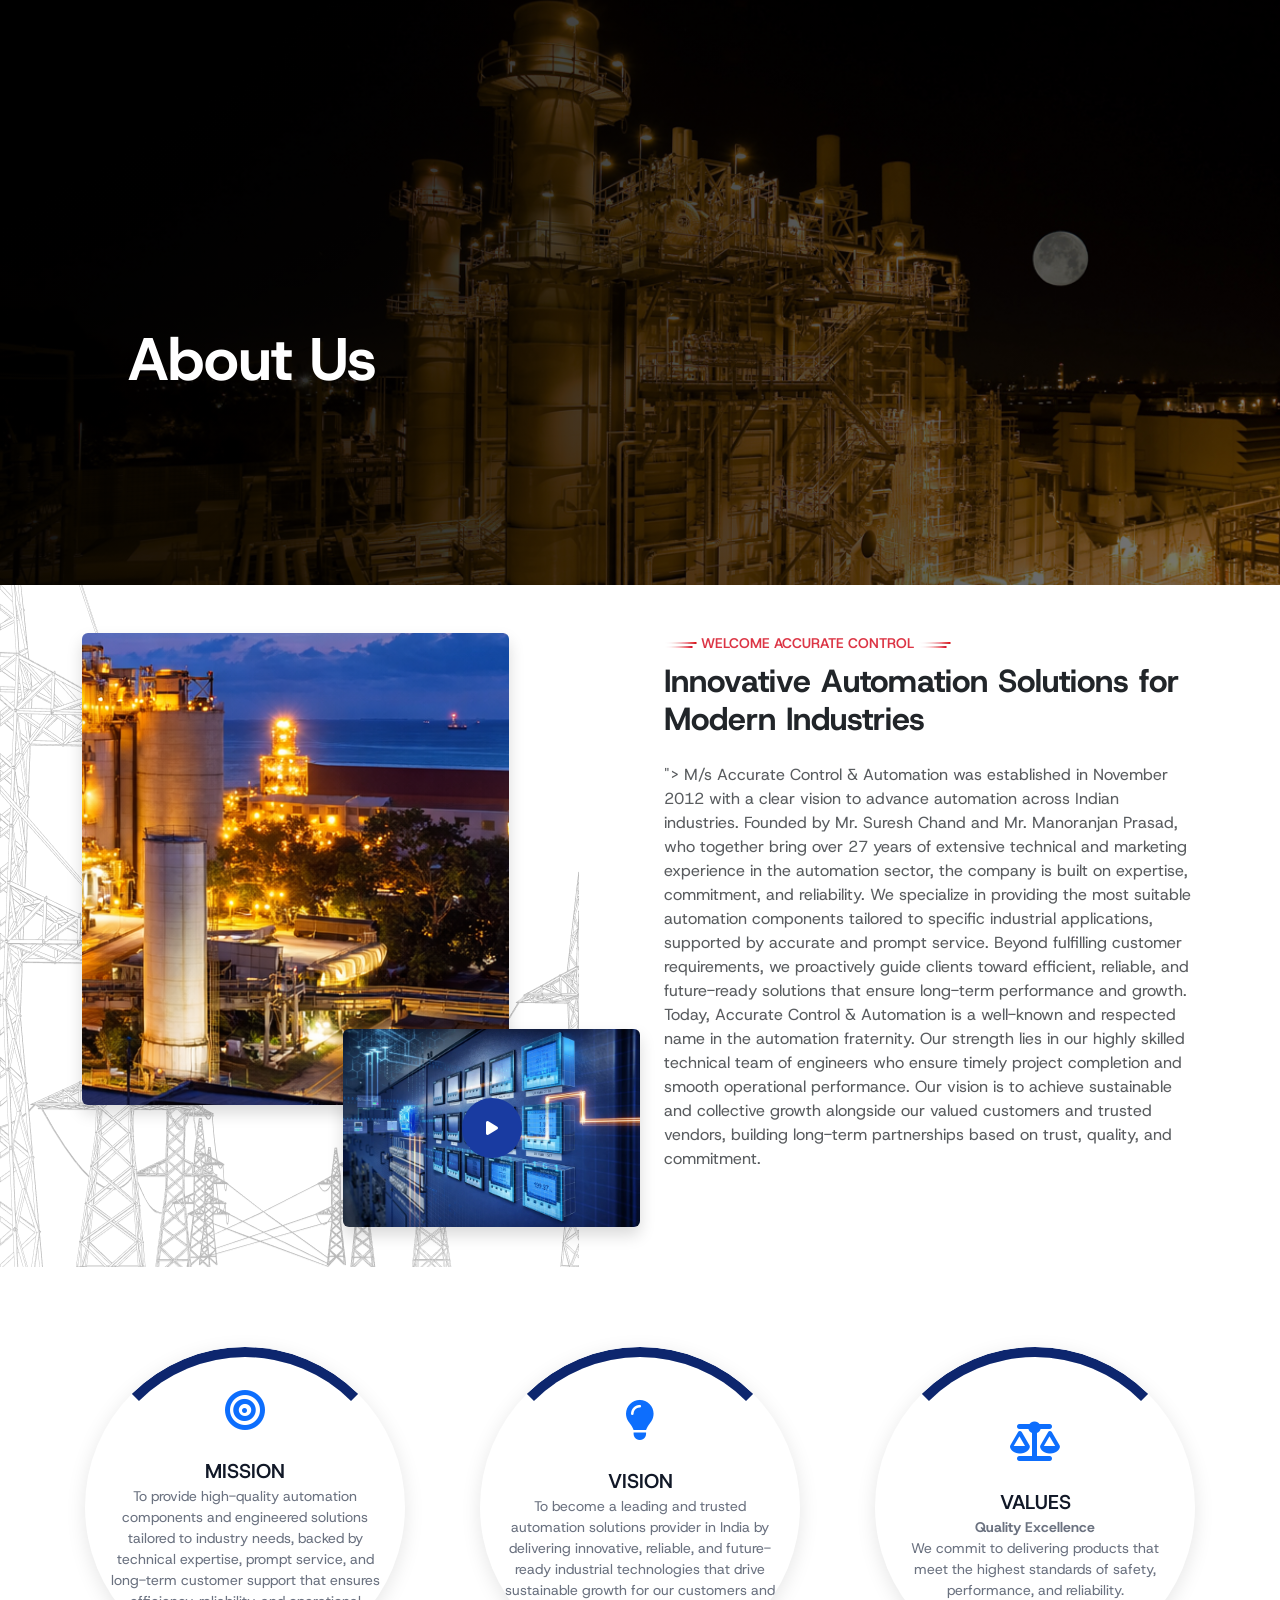
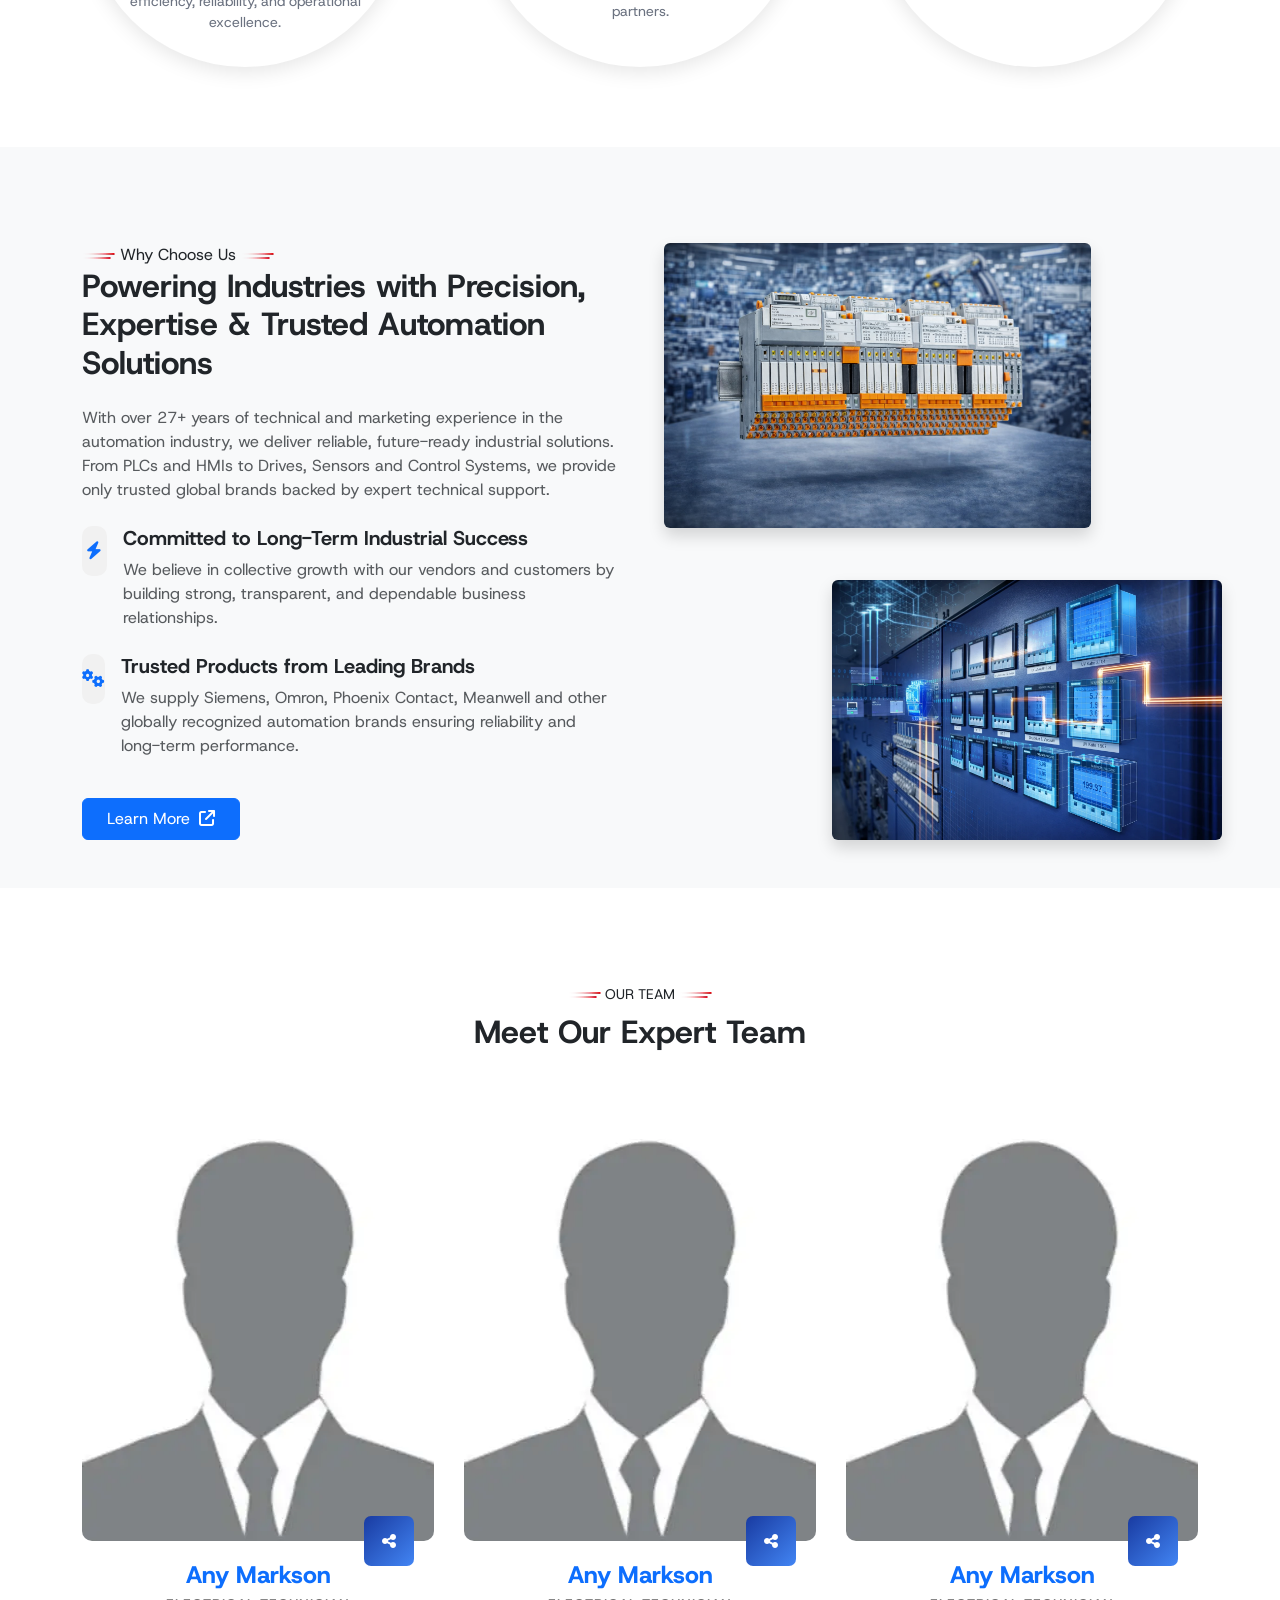
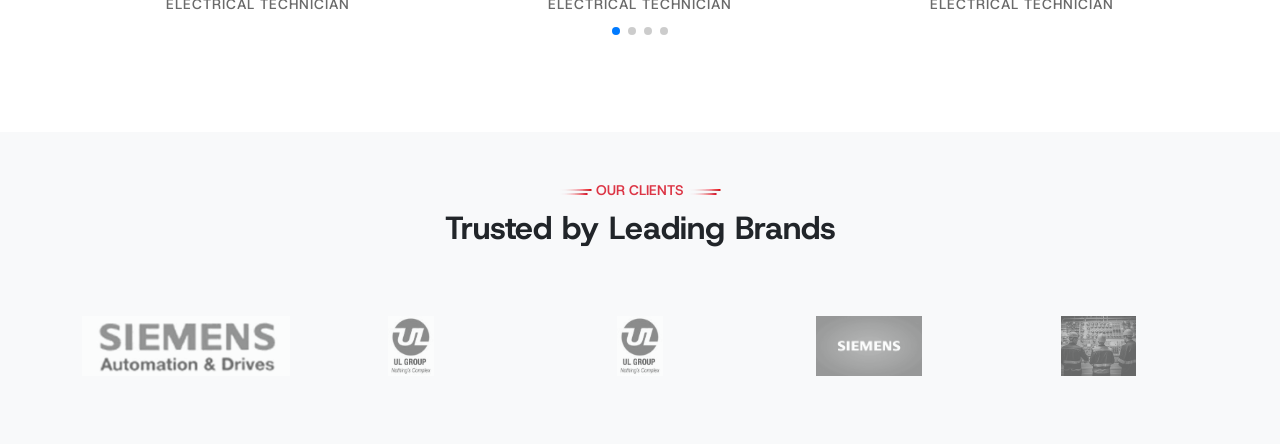
<file: aboutus.html>
<!doctype html>
<html lang="en">

<head>
  <!-- Required meta tags -->
  <meta charset="utf-8">
  <meta name="viewport" content="width=device-width, initial-scale=1">
  <link rel="icon" type="image/png" sizes="32x32" href="images/final-logo.png">

  <!-- Bootstrap CSS -->
  <link href="https://cdn.jsdelivr.net/npm/bootstrap@5.0.2/dist/css/bootstrap.min.css" rel="stylesheet"
    integrity="sha384-EVSTQN3/azprG1Anm3QDgpJLIm9Nao0Yz1ztcQTwFspd3yD65VohhpuuCOmLASjC" crossorigin="anonymous">
  <link rel="stylesheet" href="style.css">
  <link rel="stylesheet" href="https://cdnjs.cloudflare.com/ajax/libs/font-awesome/6.5.0/css/all.min.css">
  <link href="https://fonts.googleapis.com/css2?family=Host+Grotesk:wght@300;400;500;600;700;800&display=swap"
    rel="stylesheet">
  <link rel="stylesheet" href="https://cdn.jsdelivr.net/npm/swiper@11/swiper-bundle.min.css" />
  <link href="https://unpkg.com/aos@2.3.4/dist/aos.css" rel="stylesheet">


  <title>About Us</title>
</head>

<body>
  <!-- Header section================================== -->
  <div id="header"></div>

  <!-- hero section=========================================== -->
  <section class="about-hero">

    <div class="slide active" style="background-image:url('/images/banner1.jpg');"></div>

    <div class="hero-content">
      <h1>About Us</h1>

  </section>

  <!-- about section================================= -->
  <section class="about-section py-5 ">
    <div class="container pb-4">
      <div class="row  g-5">

        <!-- LEFT SIDE IMAGES -->
        <div class="col-lg-6 col-md-6 col-sm-12 position-relative ">

          <img src="/images/cement.png" class="img-fluid rounded shadow main-img" alt="">

          <!-- Small Overlapping Image -->
          <div class="small-img-wrapper">
            <img src="/images/ss.webp" class="img-fluid rounded shadow" alt="">

            <div class="play-btn">
              <i class="fa-solid fa-play"></i>
            </div>
          </div>

        </div>

        <!-- RIGHT SIDE CONTENT -->
        <div class="col-lg-6 col-md-6 col-sm-12">

          <p class="text-danger fw-semibold text-uppercase small mb-2">
            <img src="/images/elements5.webp"> Welcome Accurate Control <img src="/images/elements5.webp">
          </p>

          <h2 class="fw-bold mb-4">
            Innovative Automation Solutions for Modern Industries
          </h2>

          <p class="text-muted mb-4"> ">
            M/s Accurate Control & Automation was established in November 2012 with a clear vision to advance automation
            across Indian industries. Founded by Mr. Suresh Chand and Mr. Manoranjan Prasad, who together bring over 27
            years of extensive technical and marketing experience in the automation sector, the company is built on
            expertise, commitment, and reliability.

            We specialize in providing the most suitable automation components tailored to specific industrial
            applications, supported by accurate and prompt service. Beyond fulfilling customer requirements, we
            proactively guide clients toward efficient, reliable, and future-ready solutions that ensure long-term
            performance and growth.

            Today, Accurate Control & Automation is a well-known and respected name in the automation fraternity. Our
            strength lies in our highly skilled technical team of engineers who ensure timely project completion and
            smooth operational performance.

            Our vision is to achieve sustainable and collective growth alongside our valued customers and trusted
            vendors, building long-term partnerships based on trust, quality, and commitment.
          </p>




        </div>
      </div>
    </div>
  </section>
  <!-- vision mission============================== -->
  <section class="mission-section ">
    <div class="maincontainer">

      <!-- Mission -->
      <div class="circle-box mission-box">
        <div class="icon">
          <i class="fa-solid fa-bullseye"></i>
        </div>
        <div class="title">MISSION</div>
        <div class="text">
          To provide high-quality automation components and engineered solutions tailored to industry needs, backed by
          technical expertise, prompt service, and long-term customer support that ensures efficiency, reliability, and
          operational excellence.
        </div>
      </div>

      <!-- Vision -->
      <div class="circle-box vision-box">
        <div class="icon">
          <i class="fa-solid fa-lightbulb"></i>
        </div>
        <div class="title">VISION</div>
        <div class="text">
          To become a leading and trusted automation solutions provider in India by delivering innovative, reliable, and
          future-ready industrial technologies that drive sustainable growth for our customers and partners.
        </div>
      </div>

      <!-- Values -->
      <div class="circle-box values-box">
        <div class="icon">
          <i class="fa-solid fa-scale-balanced"></i>
        </div>
        <div class="title">VALUES</div>
        <div class="text">
          <strong>Quality Excellence</strong><br>
          We commit to delivering products that meet the highest standards of
          safety, performance, and reliability.
        </div>
      </div>

    </div>
  </section>
  <!-- why choose us========================================== -->

  <section class="why-section py-5">
    <div class="container">
      <div class="row pt-5 g-5">

        <!-- LEFT CONTENT -->
        <div class="col-lg-6 col-md-6 col-sm-12" data-aos="fade-right">

          <img src="/images/elements5.webp"> Why Choose Us <img src="/images/elements5.webp">

          <h2 class="fw-bold mb-4">
            Powering Industries with Precision, Expertise & Trusted Automation Solutions
          </h2>

          <p class="text-muted mb-4">
            With over 27+ years of technical and marketing experience in the automation industry, we deliver reliable,
            future-ready industrial solutions. From PLCs and HMIs to Drives, Sensors and Control Systems, we provide
            only trusted global brands backed by expert technical support.
          </p>

          <!-- Feature 1 -->
          <div class="d-flex mb-4" data-aos="fade-up">
            <div class="feature-icon me-3">
              <i class="fa-solid fa-bolt"></i>
            </div>
            <div>
              <h5 class="fw-bold">Committed to Long-Term Industrial Success</h5>
              <p class="text-muted mb-0">
                We believe in collective growth with our vendors and customers by building strong, transparent, and
                dependable business relationships.
              </p>
            </div>
          </div>

          <!-- Feature 2 -->
          <div class="d-flex mb-4" data-aos="fade-up" data-aos-delay="200">
            <div class="feature-icon me-3">
              <i class="fa-solid fa-gears"></i>
            </div>
            <div>
              <h5 class="fw-bold">Trusted Products from Leading Brands</h5>
              <p class="text-muted mb-0">
                We supply Siemens, Omron, Phoenix Contact, Meanwell and other globally recognized automation brands
                ensuring reliability and long-term performance.
              </p>
            </div>
          </div>

          <a href="#" class="btn btn-primary px-4 py-2 mt-3">
            Learn More <i class="fa-solid fa-arrow-up-right-from-square ms-1"></i>
          </a>

        </div>

        <!-- RIGHT IMAGES -->
        <div class="col-lg-6 col-md-6 col-sm-12position-relative" data-aos="fade-left">

          <img src="/images/netw.png" class="img-fluid rounded main-img shadow" alt="">

          <img src="/images/ss.webp" class="img-fluid rounded shadow small-img" alt="">

        </div>

      </div>
    </div>
  </section>

  <!-- Team section start============================================= -->
  <section class="Team-section py-5">
    <div class="container text-center py-5">

      <p class="text-uppercase small mb-2">
        <img src="/images/elements5.webp"> Our team <img src="/images/elements5.webp">
      </p>

      <h2 class=" fw-bold mb-5">
        Meet Our Expert Team
      </h2>

      <div class="swiper TeamSwiper">
        <div class="swiper-wrapper">

          <!-- Slide 1 -->
          <div class="swiper-slide">
            <div class="team-main team-item">
              <div class="inner-box">
                <div class="image-box">
                  <div class="image">
                    <img loading="lazy" decoding="async"
                      src="./images/team1.webp"
                      width="380" height="442" alt="">
                  </div>
                  <ul class="social-links">
                    <li><a aria-label="facebook" href="#"><i class="fab fa-facebook"></i></a></li>
                    <li><a aria-label="twitter" href="#"><i class="fab fa-twitter"></i></a></li>
                    <li><a aria-label="instagram" href="#"><i class="fab fa-instagram"></i></a></li>
                  </ul>
                  <span class="share-icon fa fa-share-alt"></span>
                </div>
                <div class="info-box">
                  <h4 class="team-title">
                    <a href="#">
                      Any Markson </a>
                  </h4>
                  <div class="team-subtitle">
                    Electrical Technician</div>
                </div>
              </div>
            </div>
          </div>

          <!-- Slide 2 -->
          <div class="swiper-slide">
            <div class="team-main team-item">
              <div class="inner-box">
                <div class="image-box">
                  <div class="image">
                    <img loading="lazy" decoding="async"
                      src="./images/team1.webp"
                      width="380" height="442" alt="">
                  </div>
                  <ul class="social-links">
                    <li><a aria-label="facebook" href="#"><i class="fab fa-facebook"></i></a></li>
                    <li><a aria-label="twitter" href="#"><i class="fab fa-twitter"></i></a></li>
                    <li><a aria-label="instagram" href="#"><i class="fab fa-instagram"></i></a></li>
                  </ul>
                  <span class="share-icon fa fa-share-alt"></span>
                </div>
                <div class="info-box">
                  <h4 class="team-title">
                    <a href="#">
                      Any Markson </a>
                  </h4>
                  <div class="team-subtitle">
                    Electrical Technician</div>
                </div>
              </div>
            </div>
          </div>
          <!-- Slide 3 -->
          <div class="swiper-slide">
            <div class="team-main team-item">
              <div class="inner-box">
                <div class="image-box">
                  <div class="image">
                    <img loading="lazy" decoding="async"
                      src="./images/team1.webp"
                      width="380" height="442" alt="">
                  </div>
                  <ul class="social-links">
                    <li><a aria-label="facebook" href="#"><i class="fab fa-facebook"></i></a></li>
                    <li><a aria-label="twitter" href="#"><i class="fab fa-twitter"></i></a></li>
                    <li><a aria-label="instagram" href="#"><i class="fab fa-instagram"></i></a></li>
                  </ul>
                  <span class="share-icon fa fa-share-alt"></span>
                </div>
                <div class="info-box">
                  <h4 class="team-title">
                    <a href="#">
                      Any Markson </a>
                  </h4>
                  <div class="team-subtitle">
                    Electrical Technician</div>
                </div>
              </div>
            </div>
          </div>
          <!-- Slide 4 -->
          <div class="swiper-slide">
            <div class="team-main team-item">
              <div class="inner-box">
                <div class="image-box">
                  <div class="image">
                    <img loading="lazy" decoding="async"
                      src="./images/team1.webp"
                      width="380" height="442" alt="">
                  </div>
                  <ul class="social-links">
                    <li><a aria-label="facebook" href="#"><i class="fab fa-facebook"></i></a></li>
                    <li><a aria-label="twitter" href="#"><i class="fab fa-twitter"></i></a></li>
                    <li><a aria-label="instagram" href="#"><i class="fab fa-instagram"></i></a></li>
                  </ul>
                  <span class="share-icon fa fa-share-alt"></span>
                </div>
                <div class="info-box">
                  <h4 class="team-title">
                    <a href="#">
                      Any Markson </a>
                  </h4>
                  <div class="team-subtitle">
                    Electrical Technician</div>
                </div>
              </div>
            </div>
          </div>

          <!-- Add more slides if needed -->

        </div>

        <div class="swiper-pagination mt-4"></div>

      </div>

    </div>
  </section>

  <!-- clients============================================== -->
  <section class="client-section py-5">
    <div class="container text-center">

      <p class="text-danger fw-semibold text-uppercase small mb-2">
        <img src="/images/elements5.webp"> Our Clients <img src="/images/elements5.webp">
      </p>

      <h2 class="fw-bold mb-5">
        Trusted by Leading Brands
      </h2>

      <div class="swiper clientSwiper">
        <div class="swiper-wrapper">

          <div class="swiper-slide">
            <img src="images/Siemens_logo-6.jpg" class="client-logo" alt="Siemens">
          </div>

          <div class="swiper-slide">
            <img src="images/UL.jpg" class="client-logo" alt="UL">
          </div>

          <div class="swiper-slide">
            <img src="images/UL (1).jpg" class="client-logo" alt="UL">
          </div>

          <div class="swiper-slide">
            <img src="images/Siemens.webp" class="client-logo" alt="Siemens">
          </div>

          <div class="swiper-slide">
            <img src="images/plc.webp" class="client-logo" alt="Client">
          </div>

        </div>
      </div>

    </div>
  </section>

  <!-- footer============================================ -->
  <div id="footer"></div>


  <script src="https://cdn.jsdelivr.net/npm/swiper@11/swiper-bundle.min.js"></script>
  <script>
    var swiper = new Swiper(".productSwiper", {
      slidesPerView: 3,
      spaceBetween: 30,
      loop: true,
      autoplay: {
        delay: 3000,
        disableOnInteraction: false,
      },
      pagination: {
        el: ".swiper-pagination",
        clickable: true,
      },
      breakpoints: {
        0: {
          slidesPerView: 1
        },
        768: {
          slidesPerView: 2
        },
        992: {
          slidesPerView: 3
        }
      }
    });
  </script>
  <!-- why choose us================================ -->
  <script src="https://unpkg.com/aos@2.3.4/dist/aos.js"></script>
  <script>
    AOS.init({
      duration: 1000,
      once: true
    });
  </script>
  <!-- ================testimoial=================================== -->
  <script>
    var swiper = new Swiper(".testimonialSwiper", {
      slidesPerView: 2,
      spaceBetween: 30,
      loop: true,
      autoplay: {
        delay: 4000,
        disableOnInteraction: false,
      },
      pagination: {
        el: ".swiper-pagination",
        clickable: true,
      },
      breakpoints: {
        0: {
          slidesPerView: 1
        },
        992: {
          slidesPerView: 2
        }
      }
    });
  </script>

   <!-- ================Team section slideer=================================== -->
   <script>
    var swiper = new Swiper(".TeamSwiper", {
      slidesPerView: 1,
      spaceBetween: 30,
      slidesPerView: 3,
      loop: true,
      autoplay: {
        delay: 4000,
        disableOnInteraction: false,
      },
      pagination: {
        el: ".swiper-pagination",
        clickable: true,
      },
      breakpoints: {
        0: {
          slidesPerView: 1
        },
        992: {
          slidesPerView: 3
        }
      }
    });
  </script>
  <!-- client========================== -->
  <script>
    var swiper = new Swiper(".clientSwiper", {
      slidesPerView: 5,
      spaceBetween: 30,
      loop: true,
      autoplay: {
        delay: 2000,
        disableOnInteraction: false,
      },
      breakpoints: {
        0: { slidesPerView: 2 },
        576: { slidesPerView: 3 },
        768: { slidesPerView: 4 },
        992: { slidesPerView: 5 }
      }
    });
  </script>
 <script src="./index.js"></script>
</body>

</html>
</file>
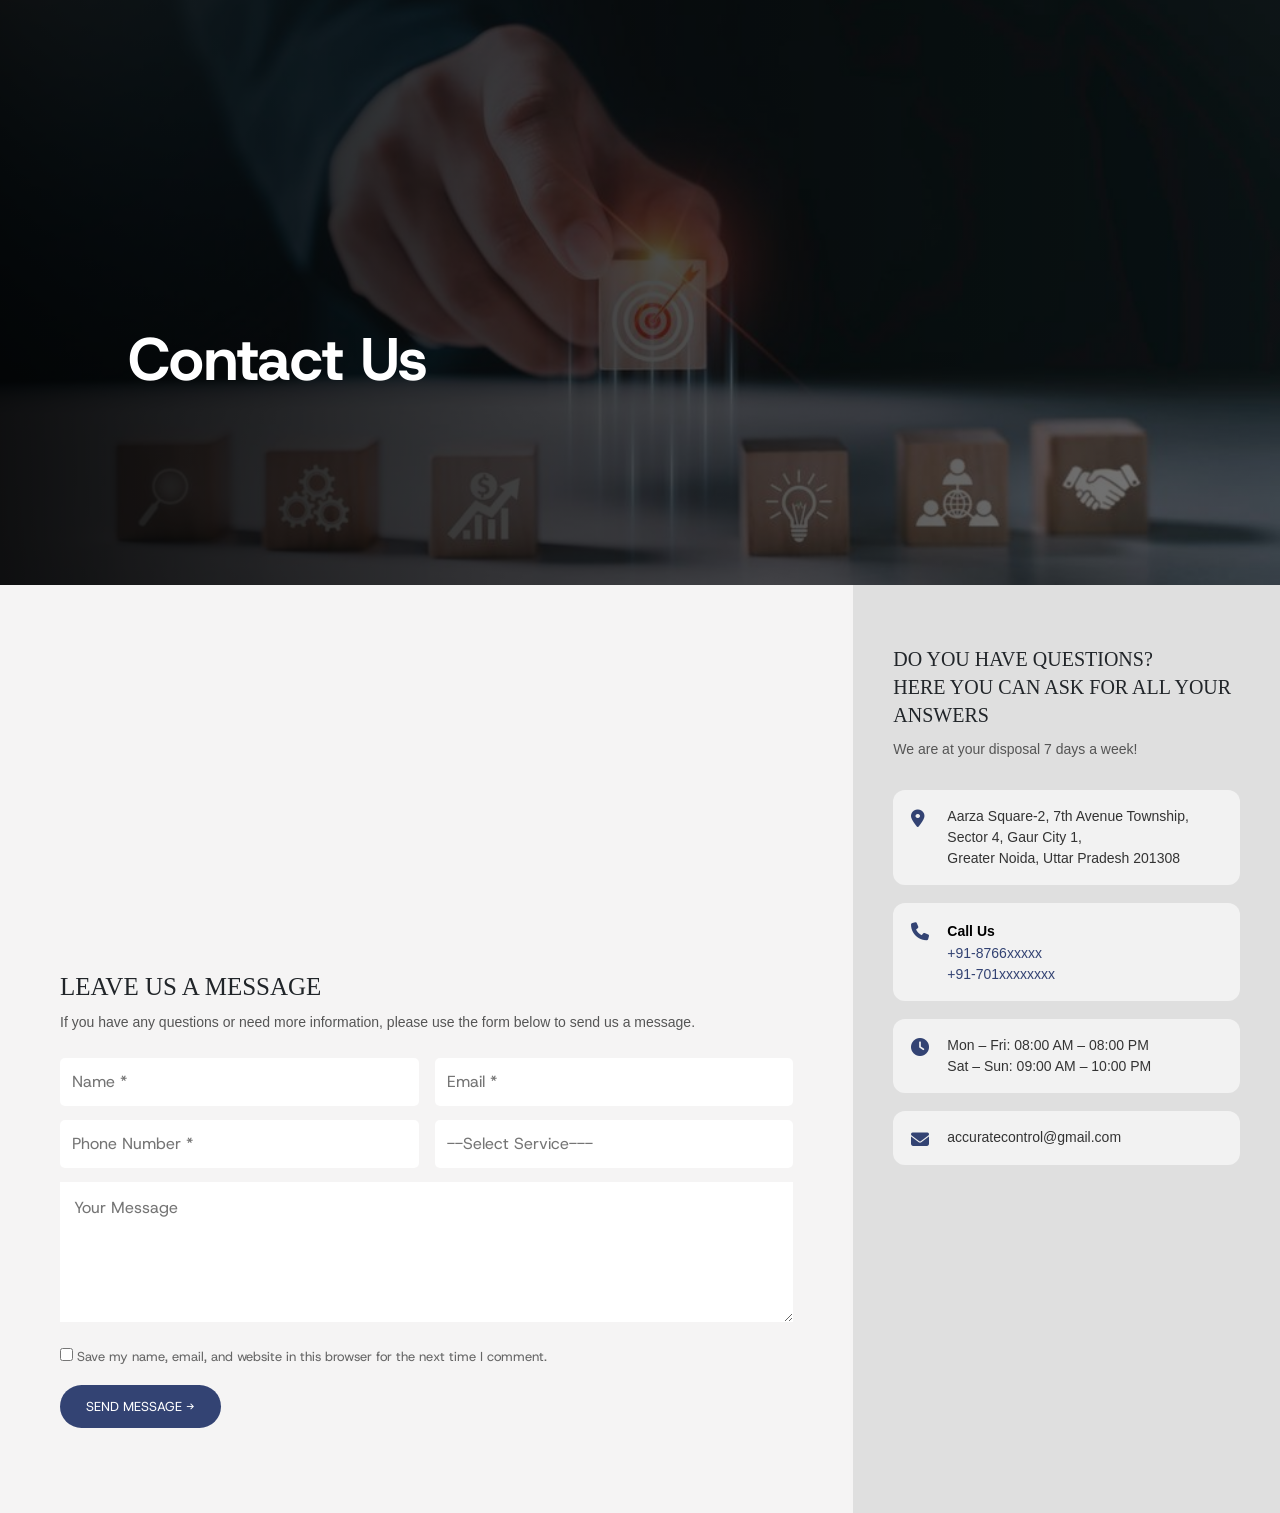
<file: contact.html>
<!doctype html>
<html lang="en">

<head>
    <!-- Required meta tags -->
    <meta charset="utf-8">
    <meta name="viewport" content="width=device-width, initial-scale=1">
    <link rel="icon" type="image/png" sizes="32x32" href="images/final-logo.png">

    <!-- Bootstrap CSS -->
    <link href="https://cdn.jsdelivr.net/npm/bootstrap@5.0.2/dist/css/bootstrap.min.css" rel="stylesheet"
        integrity="sha384-EVSTQN3/azprG1Anm3QDgpJLIm9Nao0Yz1ztcQTwFspd3yD65VohhpuuCOmLASjC" crossorigin="anonymous">
    <link rel="stylesheet" href="style.css">
    <link rel="stylesheet" href="https://cdnjs.cloudflare.com/ajax/libs/font-awesome/6.5.0/css/all.min.css">
    <link href="https://fonts.googleapis.com/css2?family=Host+Grotesk:wght@300;400;500;600;700;800&display=swap"
        rel="stylesheet">
    <link rel="stylesheet" href="https://cdn.jsdelivr.net/npm/swiper@11/swiper-bundle.min.css" />
    <link href="https://unpkg.com/aos@2.3.4/dist/aos.css" rel="stylesheet">


    <title>Contact Us</title>
</head>

<body>
    <!-- Header section================================== -->
    <div id="header"></div>
  
    <!-- hero section=========================================== -->
    <section class="about-hero">

        <div class="slide active" style="background-image:url('/images/contactbg.jpg');"></div>

        <div class="hero-content">
            <h1>Contact Us</h1>

    </section>

    <!-- about section================================= -->

    <section id="contact-layout-section">
        <div class="container-fluid">
            <div class="row">

                <!-- LEFT SIDE -->
                <div class="col-lg-8 contact-left-area">

                    <!-- Map -->
                    <div class="contact-map-box">
                        <iframe
                            src="
                            https://www.google.com/maps/embed?pb=!1m14!1m8!1m3!1d14010.841134689348!2d77.425067!3d28.608467!3m2!1i1024!2i768!4f13.1!3m3!1m2!1s0x390cee52a404bb09%3A0x78eb248be63db9b2!2sAarza%20Square%20-%20Aarza%20Infratech!5e0!3m2!1sen!2sin!4v1769151626100!5m2!1sen!2sin"
                            width="100%" height="450" style="border:0;" allowfullscreen="" loading="lazy"
                            referrerpolicy="no-referrer-when-downgrade"></iframe>

                    </div>

                    <!-- Form -->
                    <div class="contact-form-area">
                        <h3>LEAVE US A MESSAGE</h3>
                        <p>If you have any questions or need more information, please use the form below to send us a
                            message.</p>

                        <form id="contactForm" action="send-mail.php" method="POST">
                            <div class="contact-input-row">
                                <input type="text" name="name" placeholder="Name *" required="" fdprocessedid="ptiw2s">
                                <input type="email" name="email" placeholder="Email *" required=""
                                    fdprocessedid="gfdyub">
                            </div>
                            <div class="contact-input-row">
                                <input type="text" name="Phone" placeholder="Phone Number *" required
                                    fdprocessedid="ptiw2s">
                                <input type="email" name="Service" placeholder="--Select Service---" required=""
                                    fdprocessedid="gfdyub">
                            </div>
                            <textarea name="message" placeholder="Your Message" required=""></textarea>



                            <label class="contact-save">
                                <input type="checkbox" id="saveInfo">
                                Save my name, email, and website in this browser for the next time I comment.
                            </label>

                            <button type="submit" fdprocessedid="0kdm78">SEND MESSAGE →</button>

                            <p id="formMsg"></p>
                        </form>


                        <script>
                            document.getElementById("contactForm").addEventListener("submit", function (e) {
                                e.preventDefault();

                                let name = this.name.value.trim();
                                let email = this.email.value.trim();
                                let message = this.message.value.trim();
                                let msgBox = document.getElementById("formMsg");

                                if (!name || !email || !message) {
                                    msgBox.innerHTML = "❌ All fields are required";
                                    msgBox.style.color = "red";
                                    return;
                                }

                                let emailPattern = /^[^\s@]+@[^\s@]+\.[^\s@]+$/;
                                if (!emailPattern.test(email)) {
                                    msgBox.innerHTML = "❌ Invalid email address";
                                    msgBox.style.color = "red";
                                    return;
                                }

                                msgBox.innerHTML = "⏳ Sending...";
                                msgBox.style.color = "blue";

                                fetch("send-mail.php", {
                                    method: "POST",
                                    headers: { "Content-Type": "application/x-www-form-urlencoded" },
                                    body: new URLSearchParams({
                                        name: name,
                                        email: email,
                                        message: message
                                    })
                                })
                                    .then(res => res.text())
                                    .then(data => {
                                        if (data.trim() === "success") {
                                            msgBox.innerHTML = "✅ Message sent successfully!";
                                            msgBox.style.color = "green";
                                            document.getElementById("contactForm").reset();
                                        } else {
                                            msgBox.innerHTML = "❌ Failed to send message";
                                            msgBox.style.color = "red";
                                            console.error("Server response:", data);
                                        }
                                    })
                                    .catch(err => {
                                        msgBox.innerHTML = "❌ Network error";
                                        msgBox.style.color = "red";
                                        console.error(err);
                                    });
                            });
                        </script>


                    </div>

                </div>

                <!-- RIGHT SIDE -->
                <div class="col-lg-4 contact-info-area">

                    <h4>DO YOU HAVE QUESTIONS?<br>HERE YOU CAN ASK FOR ALL YOUR ANSWERS</h4>
                    <p class="contact-sub">We are at your disposal 7 days a week!</p>

                    <!-- Address -->
                    <div class="contact-info-block contact-hover">
                        <i class="fa-solid fa-location-dot"></i>
                        <p>
                            Aarza Square-2, 7th Avenue Township,<br>
                            Sector 4, Gaur City 1,<br>
                            Greater Noida, Uttar Pradesh 201308
                        </p>
                    </div>

                    <!-- Phone -->
                    <div class="contact-info-block contact-hover highlight">
                        <i class="fa-solid fa-phone"></i>
                        <div>
                            <strong>Call Us</strong>
                            <p>+91-8766xxxxx<br>+91-701xxxxxxxx</p>
                        </div>
                    </div>

                    <!-- Timing -->
                    <div class="contact-info-block contact-hover">
                        <i class="fa-solid fa-clock"></i>
                        <p>
                            Mon – Fri: 08:00 AM – 08:00 PM<br>
                            Sat – Sun: 09:00 AM – 10:00 PM
                        </p>
                    </div>

                    <!-- Email -->
                    <div class="contact-info-block contact-hover">
                        <i class="fa-solid fa-envelope"></i>
                        <p>accuratecontrol@gmail.com</p>
                    </div>

                </div>


            </div>
        </div>
    </section>

    <!-- footer============================================ -->
    <div id="footer"></div>
    <script src="./index.js"></script>


</body>

</html>
</file>
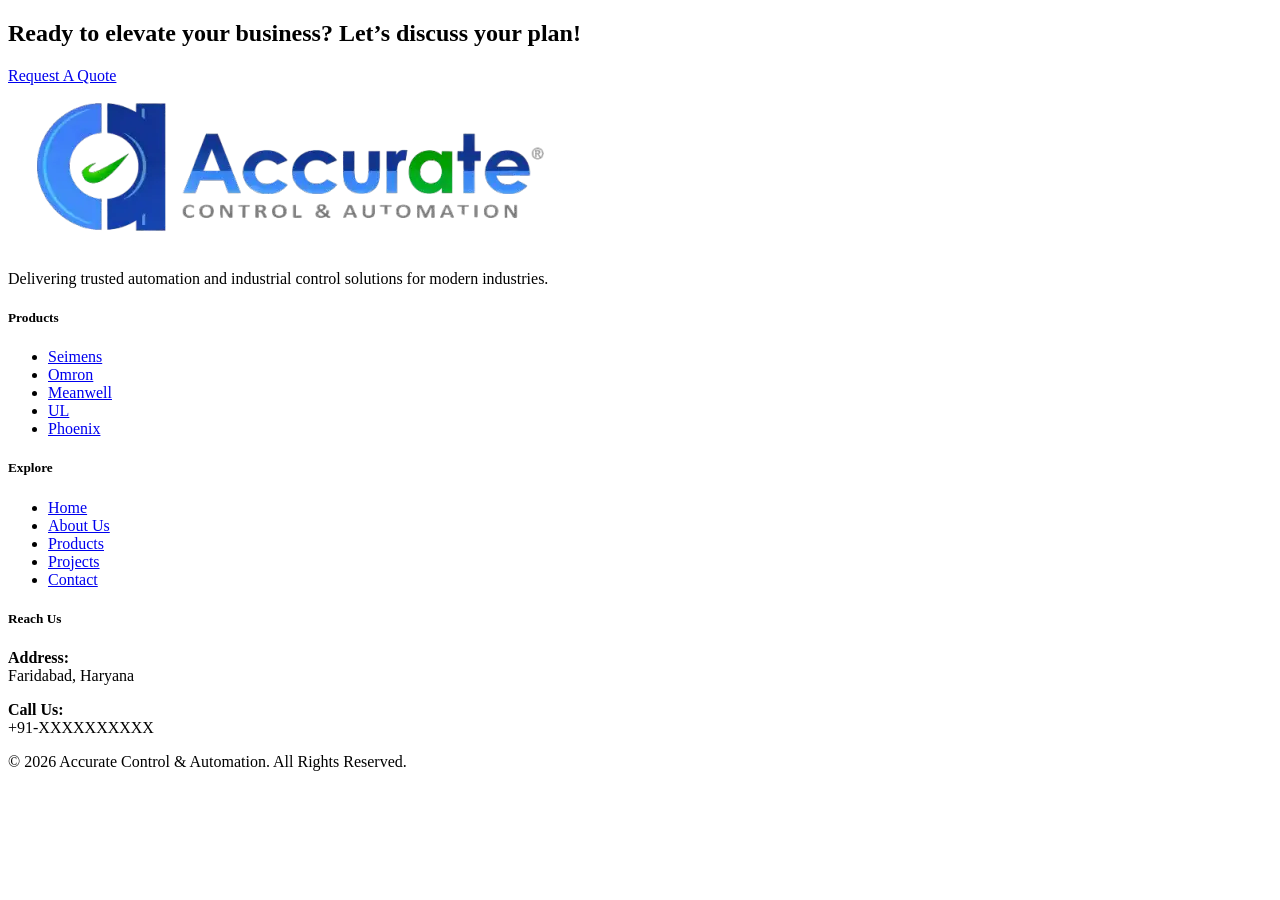
<file: footer.html>
<!DOCTYPE html>
<html lang="en">
<head>
    <meta charset="UTF-8">
    <meta name="viewport" content="width=device-width, initial-scale=1.0">
    <title>Document</title>
</head>
<body>
    <footer class="main-footer text-white">

    <!-- CTA SECTION -->
    <div class="footer-cta text-center text-lg-start">
        <div class="container">
            <div class="row align-items-center">

                <div class="col-lg-8 mb-4 mb-lg-0">
                    <h2 class="fw-bold">
                        Ready to elevate your business? Let’s discuss your plan!
                    </h2>
                </div>

                <div class="col-lg-4 text-lg-end">
                    <a href="#" class="btn btn-light px-4 py-2">
                        Request A Quote
                    </a>
                </div>

            </div>
        </div>
    </div> <!-- ✅ footer-cta closed properly -->


    <!-- MAIN FOOTER -->
    <div class="footer-content pt-5">
        <div class="container">
            <div class="row g-4 forowcont">

                <!-- Column 1 -->
                <div class="col-lg-4 col-md-6">
                        <img src="/images/logo_footer.webp" alt="Logo" class="footer_logo">
                    <p>
                        Delivering trusted automation and industrial control
                        solutions for modern industries.
                    </p>

                    <div class="social-icons mt-3">
                        <a href="#"><i class="fab fa-facebook-f"></i></a>
                        <a href="#"><i class="fab fa-x-twitter"></i></a>
                        <a href="#"><i class="fab fa-instagram"></i></a>
                    </div>
                </div>

                <!-- Column 4 -->
                <div class="col-lg-3 col-md-6">
                    <h5 class="fw-bold mb-3">Products</h5>
                    <ul class="footer-links">
                        <li><a href="#">Seimens</a></li>
                        <li><a href="#">Omron</a></li>
                        <li><a href="#">Meanwell</a></li>
                        <li><a href="#">UL</a></li>
                        <li><a href="#">Phoenix</a></li>
                    </ul>
                </div>

                <!-- Column 3 -->
                <div class="col-lg-2 col-md-6">
                    <h5 class="fw-bold mb-3">Explore</h5>
                    <ul class="footer-links">
                        <li><a href="#">Home</a></li>
                        <li><a href="#">About Us</a></li>
                        <li><a href="#">Products</a></li>
                        <li><a href="#">Projects</a></li>
                        <li><a href="#">Contact</a></li>
                    </ul>
                </div>

                
                <!-- Column 2 -->
                <div class="col-lg-3 col-md-6">
                    <h5 class="fw-bold mb-3">Reach Us</h5>
                    <p><strong>Address:</strong><br>
                        Faridabad, Haryana
                    </p>
                    <p>
                        <strong>Call Us:</strong><br>
                        +91-XXXXXXXXXX
                    </p>
                </div>

            </div>
        </div>
    </div> <!-- ✅ footer-content closed -->


    <!-- COPYRIGHT -->
    <div class="footer-bottom text-center">
        © 2026 Accurate Control & Automation. All Rights Reserved.
    </div>

</footer>
</body>
</html>
</file>
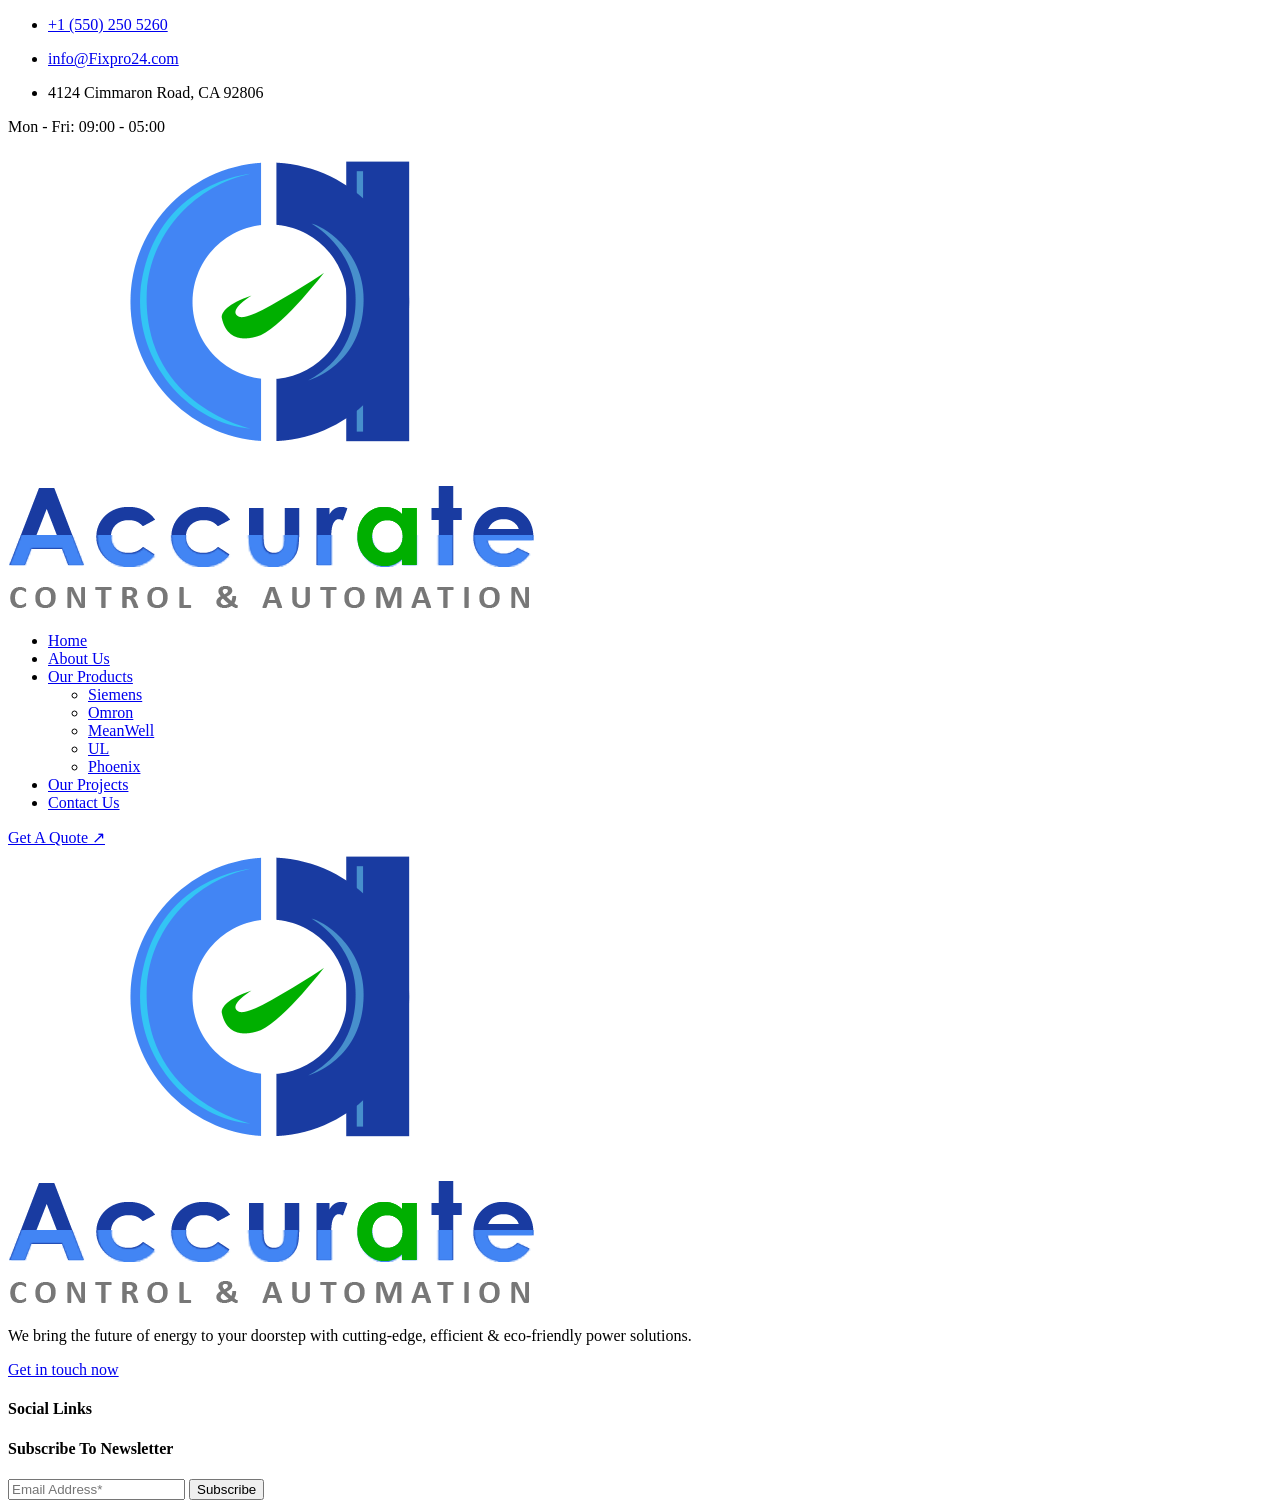
<file: Header.html>
<!DOCTYPE html>
<html lang="en">

<head>
  <meta charset="UTF-8">
  <meta name="viewport" content="width=device-width, initial-scale=1.0">
  <title>Document</title>

</head>

<body>
  <!-- navbar header -->
  <header class="main-header">
    <div class="main-menu__top">
      <div class="main-menu__top-inner">
        <ul class="list-unstyled main-menu__contact-list">
          <li>
            <div class="icon">
              <i class="fa-solid fa-phone-volume"></i>
            </div>
            <div class="text">
              <p><a href="tel:15502505260">+1 (550) 250 5260</a></p>
            </div>
          </li>
          <li>
            <div class="icon">
              <i class="fa-solid fa-envelope"></i>
            </div>
            <div class="text">
              <p><a href="mailto:info@Fixpro24.com">info@Fixpro24.com</a>
              </p>
            </div>
          </li>
          <li>
            <div class="icon">
              <i class="fa-solid fa-location-arrow"></i>
            </div>
            <div class="text">
              <p>4124 Cimmaron Road, CA 92806</p>
            </div>
          </li>
        </ul>
        <div class="main-menu__top-right">
          <div class="main-menu__top-time">
            <div class="main-menu__top-time-icon">
              <i class="fa-solid fa-clock-rotate-left"></i>
            </div>
            <p class="main-menu__top-text">Mon - Fri: 09:00 - 05:00</p>
          </div>
          <div class="main-menu__social">
            <a href="#"><i class="fab fa-twitter"></i></a>
            <a href="#"><i class="fab fa-facebook"></i></a>
            <a href="#"><i class="fab fa-pinterest-p"></i></a>
            <a href="#"><i class="fab fa-instagram"></i></a>
          </div>
        </div>
      </div>
    </div>
    <div class="container-fluid header-inner">

      <!-- Logo -->
      <div class="logo">
        <img src="/images/final-logo.png" alt="Logo">
      </div>

      <!-- Navigation -->
      <nav class="main-nav">
        <ul class="menu">

          <li><a href="/">Home</a></li>

          <li><a href="aboutus.html">About Us</a></li>

          <li class="dropdown">
            <a href="#">Our Products <i class="fa-solid fa-chevron-down"></i></a>
            <ul class="submenu">
              <li><a href="siemens.html">Siemens</a></li>
              <li><a href="omron.html">Omron</a></li>
              <li><a href="meanwell.html">MeanWell</a></li>
              <li><a href="ul.html">UL</a></li>
              <li><a href="phoenix.html">Phoenix</a></li>
            </ul>
          </li>

          <li><a href="projects.html">Our Projects</a></li>

          <li><a href="contact.html">Contact Us</a></li>

        </ul>
      </nav>

      <!-- Right Section -->
      <div class="header-right">
        <a href="#" class="quote-btn">
          Get A Quote <span class="arrow">↗</span>
        </a>



        <!-- HAMBURGER ICON -->
        <div class="icon menu-icon" id="menuToggle">
          <i class="fa-solid fa-bars"></i>
        </div>


        <!-- OVERLAY -->
        <div class="menu-overlay" id="menuOverlay"></div>


        <!-- SIDE PANEL -->
        <div class="side-panel" id="sidePanel">

          <div class="panel-header">
            <img src="/images/final-logo.png" alt="Logo">
            <div class="close-btn" id="menuClose">
              <i class="fa-solid fa-xmark"></i>
            </div>
          </div>

          <p class="panel-text">
            We bring the future of energy to your doorstep with cutting-edge,
            efficient & eco-friendly power solutions.
          </p>

          <a href="#" class="panel-btn">
            Get in touch now <i class="fa-solid fa-arrow-up-right-from-square"></i>
          </a>

          <h4>Social Links</h4>

          <div class="social-icons">
            <i class="fab fa-facebook-f"></i>
            <i class="fab fa-instagram"></i>
            <i class="fab fa-linkedin-in"></i>
            <i class="fab fa-pinterest-p"></i>
            <i class="fab fa-youtube"></i>
          </div>

          <h4>Subscribe To Newsletter</h4>

          <div class="subscribe-box">
            <input type="email" placeholder="Email Address*">
            <button>Subscribe</button>
          </div>

        </div>


      </div>

    </div>
  </header>
</body>

</html>
</file>
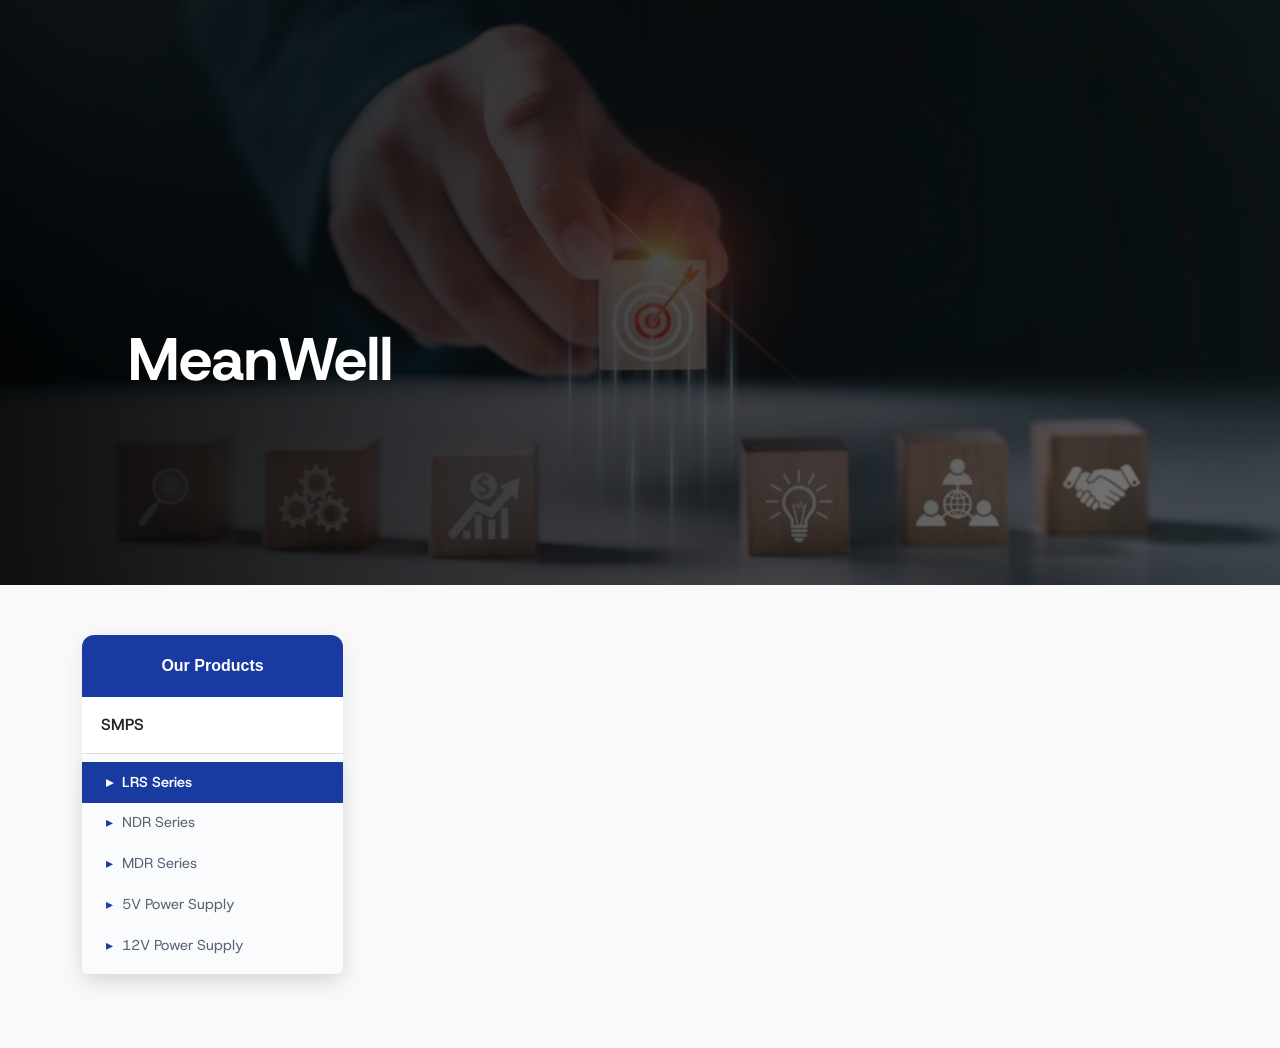
<file: meanwell.html>
<!doctype html>
<html lang="en">

<head>
    <!-- Required meta tags -->
    <meta charset="utf-8">
    <meta name="viewport" content="width=device-width, initial-scale=1">
    <link rel="icon" type="image/png" sizes="32x32" href="images/final-logo.png">

    <!-- Bootstrap CSS -->
    <link href="https://cdn.jsdelivr.net/npm/bootstrap@5.0.2/dist/css/bootstrap.min.css" rel="stylesheet"
        integrity="sha384-EVSTQN3/azprG1Anm3QDgpJLIm9Nao0Yz1ztcQTwFspd3yD65VohhpuuCOmLASjC" crossorigin="anonymous">
    <link rel="stylesheet" href="style.css">
    <link rel="stylesheet" href="https://cdnjs.cloudflare.com/ajax/libs/font-awesome/6.5.0/css/all.min.css">
    <link href="https://fonts.googleapis.com/css2?family=Host+Grotesk:wght@300;400;500;600;700;800&display=swap"
        rel="stylesheet">
    <link rel="stylesheet" href="https://cdn.jsdelivr.net/npm/swiper@11/swiper-bundle.min.css" />
    <link href="https://unpkg.com/aos@2.3.4/dist/aos.css" rel="stylesheet">

    
    <title>MeanWell</title>
</head>

<body>
    <!-- Header section================================== -->
    <div id="header"></div>

    <!-- hero section=========================================== -->
    <section class="about-hero">

        <div class="slide active" style="background-image:url('/images/contactbg.jpg');"></div>

        <div class="hero-content">
            <h1>MeanWell</h1>

    </section>

    <!-- about section================================= -->

    <!-- Main Content -->
    <section class="Our-product">
    <div class="container my-4">
        <div class="row">

            <!-- Left Sidebar -->
            <div class="col-lg-3 col-md-4 mb-4">
                <div class="sidebar">
                    <div class="sidebar-header">
                        Our Products
                    </div>

                    <div class="list-group list-group-flush">

                        <!-- SMPS -->
                        <button class="list-group-item" data-bs-toggle="collapse"
                        data-bs-target="#main_menu"
                        onclick="setActiveTab(this,'main_menu')">
                        SMPS
                        </button>
                        
                        <div class="collapse show submenu" id="main_menu">
                        <button class="submenu-item active"
                        onclick="showProduct('main_menu','menu_drop1',this)">LRS Series</button>
                        
                        <button class="submenu-item"
                        onclick="showProduct('main_menu','menu_drop2',this)">NDR Series</button>
                        
                        <button class="submenu-item"
                        onclick="showProduct('main_menu','menu_drop3',this)">MDR Series</button>
                        
                        <button class="submenu-item"
                        onclick="showProduct('main_menu','menu_drop4',this)">5V Power Supply</button>
                        
                        <button class="submenu-item"
                        onclick="showProduct('main_menu','menu_drop5',this)">12V Power Supply</button>
                        </div>
                        
                        </div>
                        
                </div>
            </div>

            <!-- Right Content Area -->
            <div class="col-lg-9 col-md-8">
                <div id="contentArea">
                    <!-- Content will be loaded here -->
                </div>
            </div>

        </div>
    </div>
</section>



    <!-- footer============================================ -->
    <div id="footer"></div>
    <script src="./index.js"></script>
    <script src="./products/meanwell.json"></script>

</body>

</html>
</file>
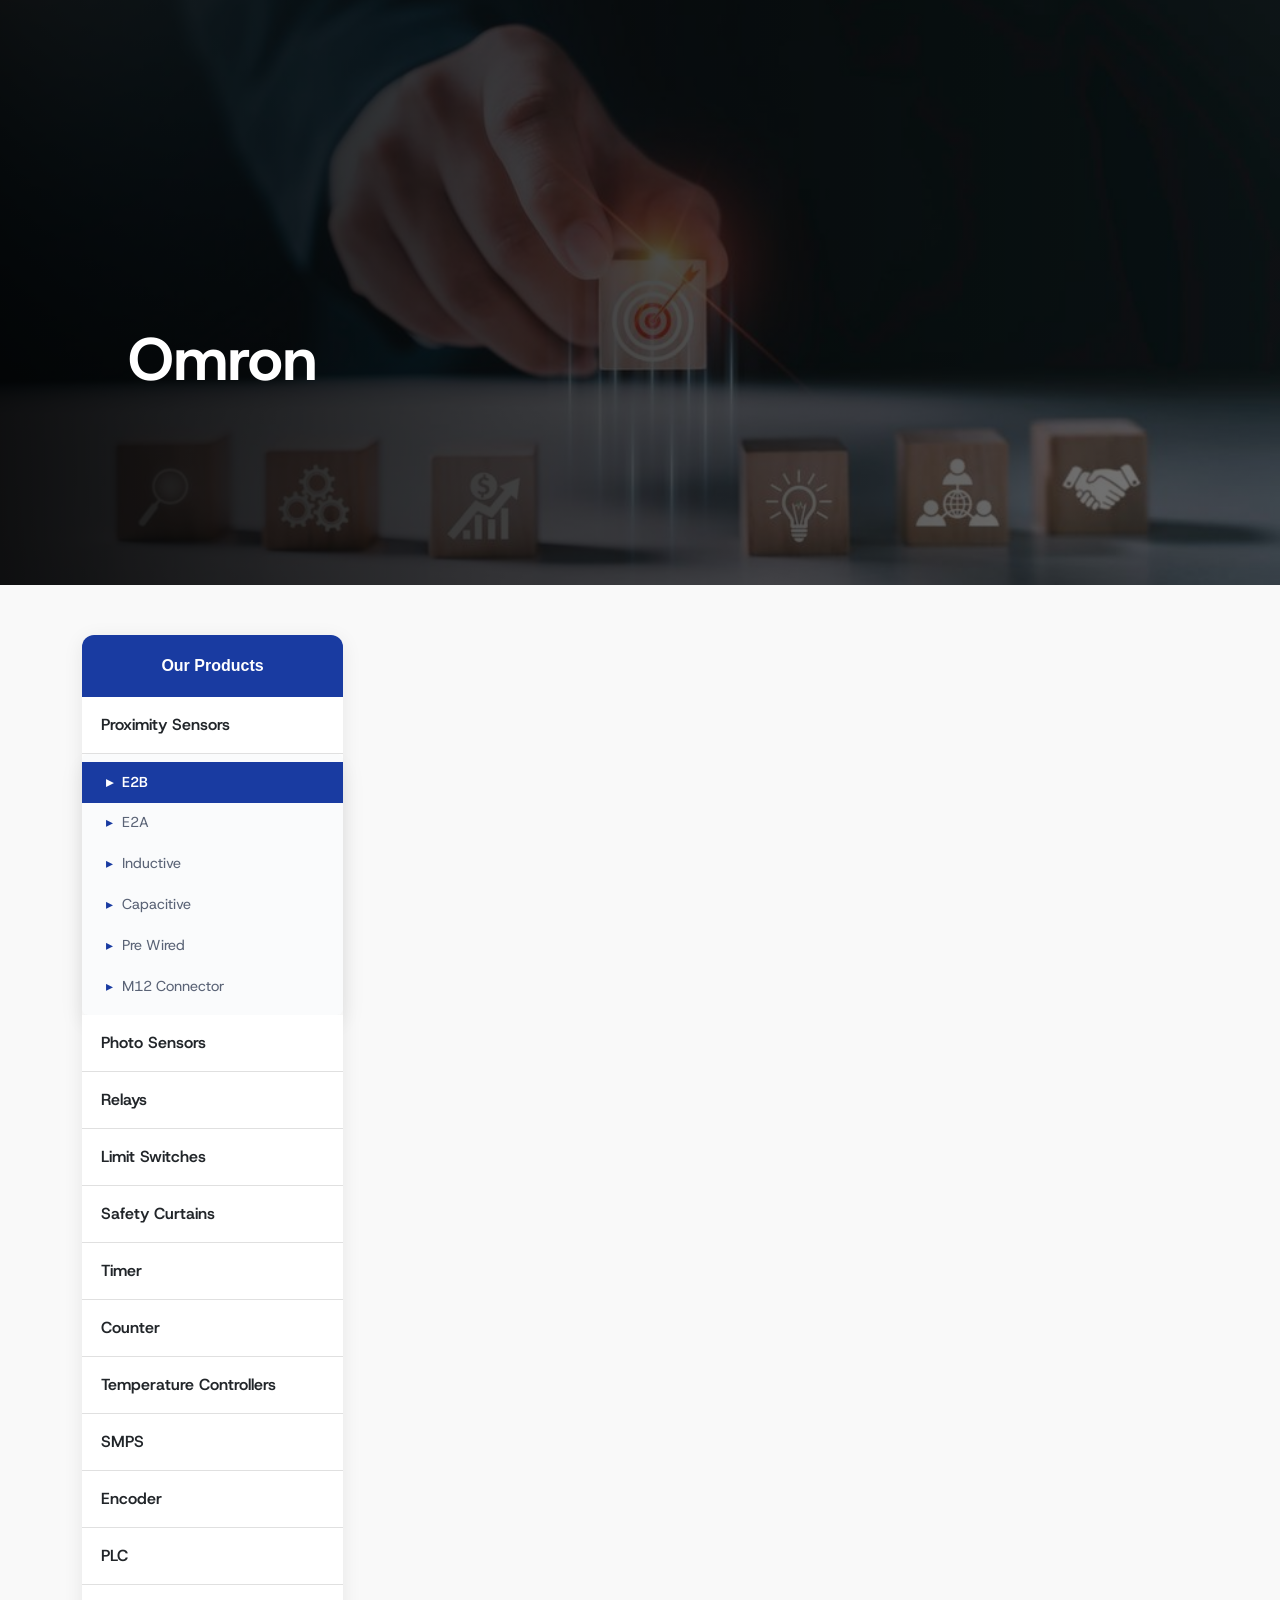
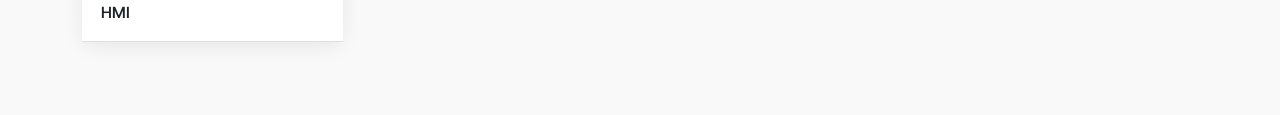
<file: omron.html>
<!doctype html>
<html lang="en">

<head>
    <!-- Required meta tags -->
    <meta charset="utf-8">
    <meta name="viewport" content="width=device-width, initial-scale=1">
    <link rel="icon" type="image/png" sizes="32x32" href="images/final-logo.png">

    <!-- Bootstrap CSS -->
    <link href="https://cdn.jsdelivr.net/npm/bootstrap@5.0.2/dist/css/bootstrap.min.css" rel="stylesheet"
        integrity="sha384-EVSTQN3/azprG1Anm3QDgpJLIm9Nao0Yz1ztcQTwFspd3yD65VohhpuuCOmLASjC" crossorigin="anonymous">
    <link rel="stylesheet" href="style.css">
    <link rel="stylesheet" href="https://cdnjs.cloudflare.com/ajax/libs/font-awesome/6.5.0/css/all.min.css">
    <link href="https://fonts.googleapis.com/css2?family=Host+Grotesk:wght@300;400;500;600;700;800&display=swap"
        rel="stylesheet">
    <link rel="stylesheet" href="https://cdn.jsdelivr.net/npm/swiper@11/swiper-bundle.min.css" />
    <link href="https://unpkg.com/aos@2.3.4/dist/aos.css" rel="stylesheet">

    
    <title>Omron</title>
</head>

<body>
    <!-- Header section================================== -->
    <div id="header"></div>

    <!-- hero section=========================================== -->
    <section class="about-hero">

        <div class="slide active" style="background-image:url('/images/contactbg.jpg');"></div>

        <div class="hero-content">
            <h1>Omron</h1>

    </section>

    <!-- about section================================= -->

    <!-- Main Content -->
    <section class="Our-product">
    <div class="container my-4">
        <div class="row">

            <!-- Left Sidebar -->
            <div class="col-lg-3 col-md-4 mb-4">
                <div class="sidebar">
                    <div class="sidebar-header">
                        Our Products
                    </div>

                    <div class="list-group list-group-flush">

                        <!-- Proximity Sensors -->
                        <button class="list-group-item" data-bs-toggle="collapse" data-bs-target="#main_menu"
                        onclick="setActiveTab(this,'main_menu')">
                        Proximity Sensors
                        </button>
                        <div class="collapse show submenu" id="main_menu">
                        <button class="submenu-item active" onclick="showProduct('main_menu','menu_drop1',this)">E2B</button>
                        <button class="submenu-item" onclick="showProduct('main_menu','menu_drop2',this)">E2A</button>
                        <button class="submenu-item" onclick="showProduct('main_menu','menu_drop3',this)">Inductive</button>
                        <button class="submenu-item" onclick="showProduct('main_menu','menu_drop4',this)">Capacitive</button>
                        <button class="submenu-item" onclick="showProduct('main_menu','menu_drop5',this)">Pre Wired</button>
                        <button class="submenu-item" onclick="showProduct('main_menu','menu_drop6',this)">M12 Connector</button>
                        </div>
                        
                        <!-- Photo Sensors -->
                        <button class="list-group-item" data-bs-toggle="collapse" data-bs-target="#main_menu2"
                        onclick="setActiveTab(this,'main_menu2')">
                        Photo Sensors
                        </button>
                        <div class="collapse submenu" id="main_menu2">
                        <button class="submenu-item" onclick="showProduct('main_menu2','menu_drop2_1',this)">Diffuse</button>
                        <button class="submenu-item" onclick="showProduct('main_menu2','menu_drop2_2',this)">Retroreflective</button>
                        <button class="submenu-item" onclick="showProduct('main_menu2','menu_drop2_3',this)">Through Beam</button>
                        </div>
                        
                        <!-- Relays -->
                        <button class="list-group-item" data-bs-toggle="collapse" data-bs-target="#main_menu3"
                        onclick="setActiveTab(this,'main_menu3')">
                        Relays
                        </button>
                        <div class="collapse submenu" id="main_menu3">
                        <button class="submenu-item" onclick="showProduct('main_menu3','menu_drop3_1',this)">MY2N</button>
                        <button class="submenu-item" onclick="showProduct('main_menu3','menu_drop3_2',this)">MY4N</button>
                        <button class="submenu-item" onclick="showProduct('main_menu3','menu_drop3_3',this)">LY2N</button>
                        <button class="submenu-item" onclick="showProduct('main_menu3','menu_drop3_4',this)">LY4N</button>
                        <button class="submenu-item" onclick="showProduct('main_menu3','menu_drop3_5',this)">G2RV Slim</button>
                        </div>
                        
                        <!-- Limit Switch -->
                        <button class="list-group-item" data-bs-toggle="collapse" data-bs-target="#main_menu4"
                        onclick="setActiveTab(this,'main_menu4')">
                        Limit Switches
                        </button>
                        <div class="collapse submenu" id="main_menu4">
                        <button class="submenu-item" onclick="showProduct('main_menu4','menu_drop4_1',this)">WLDA2</button>
                        </div>
                        
                        <!-- Safety Curtains -->
                        <button class="list-group-item" data-bs-toggle="collapse" data-bs-target="#main_menu5"
                        onclick="setActiveTab(this,'main_menu5')">
                        Safety Curtains
                        </button>
                        <div class="collapse submenu" id="main_menu5">
                        <button class="submenu-item" onclick="showProduct('main_menu5','menu_drop5_1',this)">Type 4</button>
                        <button class="submenu-item" onclick="showProduct('main_menu5','menu_drop5_2',this)">200 – 1200 mm</button>
                        </div>
                        
                        <!-- Timer -->
                        <button class="list-group-item" data-bs-toggle="collapse" data-bs-target="#main_menu6"
                        onclick="setActiveTab(this,'main_menu6')">
                        Timer
                        </button>
                        <div class="collapse submenu" id="main_menu6">
                        <button class="submenu-item" onclick="showProduct('main_menu6','menu_drop6_1',this)">AT8N</button>
                        </div>
                        
                        <!-- Counter -->
                        <button class="list-group-item" data-bs-toggle="collapse" data-bs-target="#main_menu7"
                        onclick="setActiveTab(this,'main_menu7')">
                        Counter
                        </button>
                        <div class="collapse submenu" id="main_menu7">
                        <button class="submenu-item" onclick="showProduct('main_menu7','menu_drop7_1',this)">H7EC</button>
                        </div>
                        
                        <!-- Temperature Controller -->
                        <button class="list-group-item" data-bs-toggle="collapse" data-bs-target="#main_menu8"
                        onclick="setActiveTab(this,'main_menu8')">
                        Temperature Controllers
                        </button>
                        <div class="collapse submenu" id="main_menu8">
                        <button class="submenu-item" onclick="showProduct('main_menu8','menu_drop8_1',this)">E5CC</button>
                        <button class="submenu-item" onclick="showProduct('main_menu8','menu_drop8_2',this)">E5CW</button>
                        </div>
                        
                        <!-- SMPS -->
                        <button class="list-group-item" data-bs-toggle="collapse" data-bs-target="#main_menu9"
                        onclick="setActiveTab(this,'main_menu9')">
                        SMPS
                        </button>
                        <div class="collapse submenu" id="main_menu9">
                        <button class="submenu-item" onclick="showProduct('main_menu9','menu_drop9_1',this)">S8VS</button>
                        </div>
                        
                        <!-- Encoder -->
                        <button class="list-group-item" data-bs-toggle="collapse" data-bs-target="#main_menu10"
                        onclick="setActiveTab(this,'main_menu10')">
                        Encoder
                        </button>
                        <div class="collapse submenu" id="main_menu10">
                        <button class="submenu-item" onclick="showProduct('main_menu10','menu_drop10_1',this)">E6B2</button>
                        <button class="submenu-item" onclick="showProduct('main_menu10','menu_drop10_2',this)">E6C2</button>
                        </div>
                        
                        <!-- PLC -->
                        <button class="list-group-item" data-bs-toggle="collapse" data-bs-target="#main_menu11"
                        onclick="setActiveTab(this,'main_menu11')">
                        PLC
                        </button>
                        <div class="collapse submenu" id="main_menu11">
                        <button class="submenu-item" onclick="showProduct('main_menu11','menu_drop11_1',this)">CP1E</button>
                        <button class="submenu-item" onclick="showProduct('main_menu11','menu_drop11_2',this)">CP2E</button>
                        <button class="submenu-item" onclick="showProduct('main_menu11','menu_drop11_3',this)">CJ1M</button>
                        <button class="submenu-item" onclick="showProduct('main_menu11','menu_drop11_4',this)">CJ2M</button>
                        </div>
                        
                        <!-- HMI -->
                        <button class="list-group-item" data-bs-toggle="collapse" data-bs-target="#main_menu12"
                        onclick="setActiveTab(this,'main_menu12')">
                        HMI
                        </button>
                        <div class="collapse submenu" id="main_menu12">
                        <button class="submenu-item" onclick="showProduct('main_menu12','menu_drop12_1',this)">NB7</button>
                        </div>
                        
                        </div>
                        
                </div>
            </div>

            <!-- Right Content Area -->
            <div class="col-lg-9 col-md-8">
                <div id="contentArea">
                    <!-- Content will be loaded here -->
                </div>
            </div>

        </div>
    </div>
</section>



    <!-- footer============================================ -->
    <div id="footer"></div>
    <script src="./index.js"></script>
    <script src="./products/omron.json"></script>

</body>

</html>
</file>
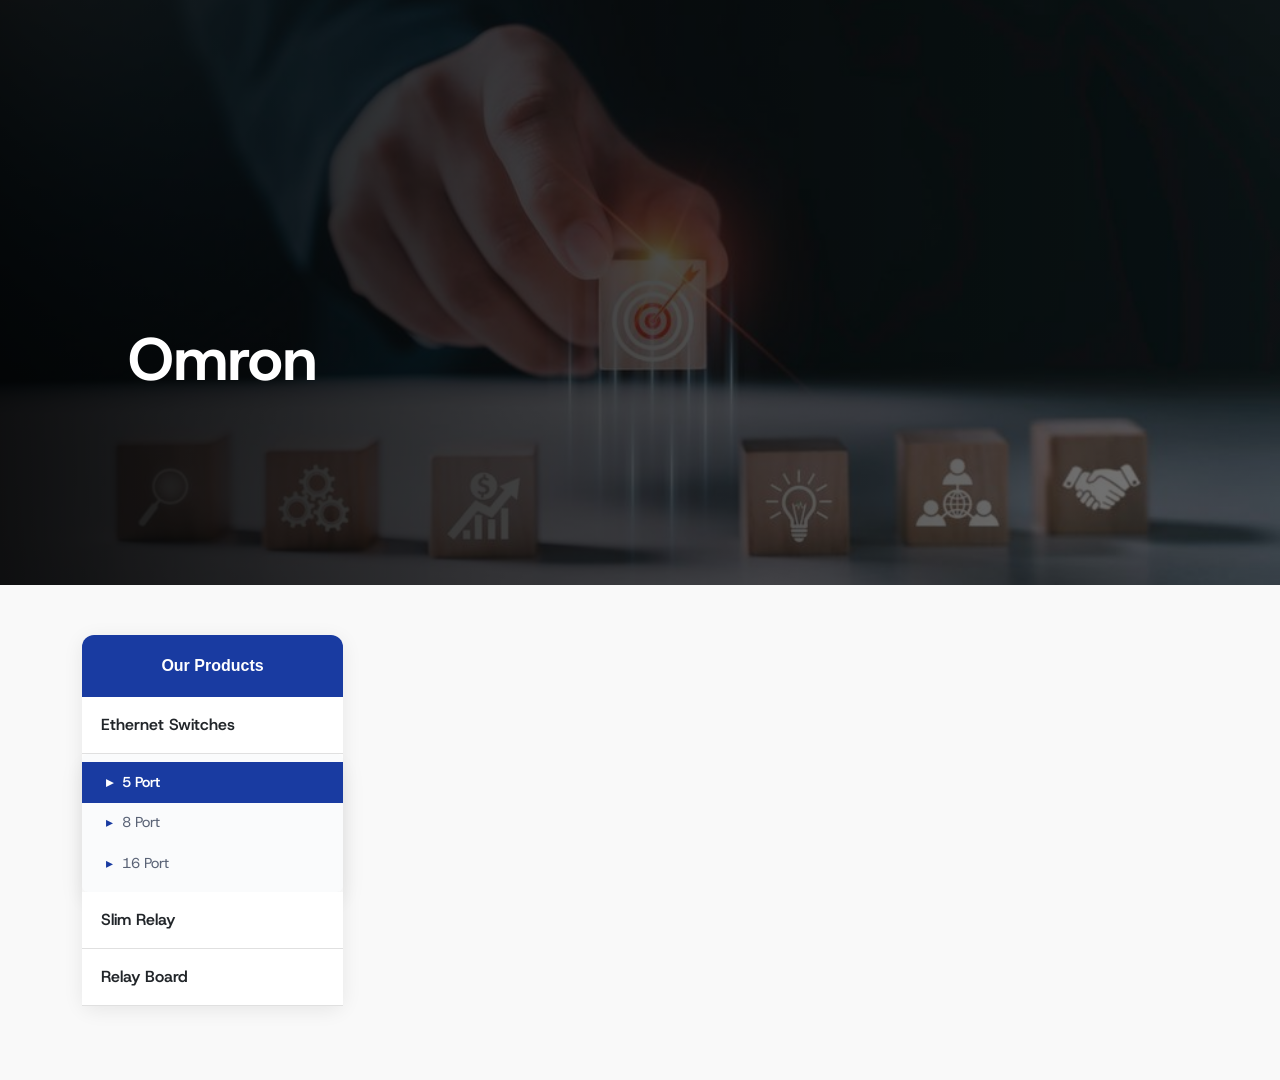
<file: phoenix.html>
<!doctype html>
<html lang="en">

<head>
    <!-- Required meta tags -->
    <meta charset="utf-8">
    <meta name="viewport" content="width=device-width, initial-scale=1">
    <link rel="icon" type="image/png" sizes="32x32" href="images/final-logo.png">

    <!-- Bootstrap CSS -->
    <link href="https://cdn.jsdelivr.net/npm/bootstrap@5.0.2/dist/css/bootstrap.min.css" rel="stylesheet"
        integrity="sha384-EVSTQN3/azprG1Anm3QDgpJLIm9Nao0Yz1ztcQTwFspd3yD65VohhpuuCOmLASjC" crossorigin="anonymous">
    <link rel="stylesheet" href="style.css">
    <link rel="stylesheet" href="https://cdnjs.cloudflare.com/ajax/libs/font-awesome/6.5.0/css/all.min.css">
    <link href="https://fonts.googleapis.com/css2?family=Host+Grotesk:wght@300;400;500;600;700;800&display=swap"
        rel="stylesheet">
    <link rel="stylesheet" href="https://cdn.jsdelivr.net/npm/swiper@11/swiper-bundle.min.css" />
    <link href="https://unpkg.com/aos@2.3.4/dist/aos.css" rel="stylesheet">

    
    <title>Omron</title>
</head>

<body>
    <!-- Header section================================== -->
    <div id="header"></div>

    <!-- hero section=========================================== -->
    <section class="about-hero">

        <div class="slide active" style="background-image:url('/images/contactbg.jpg');"></div>

        <div class="hero-content">
            <h1>Omron</h1>

    </section>

    <!-- about section================================= -->

    <!-- Main Content -->
    <section class="Our-product">
    <div class="container my-4">
        <div class="row">

            <!-- Left Sidebar -->
            <div class="col-lg-3 col-md-4 mb-4">
                <div class="sidebar">
                    <div class="sidebar-header">
                        Our Products
                    </div>

                    <div class="list-group list-group-flush">

                        <!-- Ethernet Switches -->
                        <button class="list-group-item" data-bs-toggle="collapse"
                        data-bs-target="#main_menu"
                        onclick="setActiveTab(this,'main_menu')">
                        Ethernet Switches
                        </button>
                        
                        <div class="collapse show submenu" id="main_menu">
                        <button class="submenu-item active"
                        onclick="showProduct('main_menu','menu_drop1',this)">5 Port</button>
                        
                        <button class="submenu-item"
                        onclick="showProduct('main_menu','menu_drop2',this)">8 Port</button>
                        
                        <button class="submenu-item"
                        onclick="showProduct('main_menu','menu_drop3',this)">16 Port</button>
                        </div>
                        
                        
                        <!-- Slim Relay -->
                        <button class="list-group-item" data-bs-toggle="collapse"
                        data-bs-target="#main_menu2"
                        onclick="setActiveTab(this,'main_menu2')">
                        Slim Relay
                        </button>
                        
                        <div class="collapse submenu" id="main_menu2">
                        <button class="submenu-item"
                        onclick="showProduct('main_menu2','menu_drop2_1',this)">5 Port</button>
                        
                        <button class="submenu-item"
                        onclick="showProduct('main_menu2','menu_drop2_2',this)">8 Port</button>
                        
                        <button class="submenu-item"
                        onclick="showProduct('main_menu2','menu_drop2_3',this)">16 Port</button>
                        </div>
                        
                        
                        <!-- Relay Board -->
                        <button class="list-group-item" data-bs-toggle="collapse"
                        data-bs-target="#main_menu3"
                        onclick="setActiveTab(this,'main_menu3')">
                        Relay Board
                        </button>
                        
                        <div class="collapse submenu" id="main_menu3">
                        <button class="submenu-item"
                        onclick="showProduct('main_menu3','menu_drop3_1',this)">5 Port</button>
                        
                        <button class="submenu-item"
                        onclick="showProduct('main_menu3','menu_drop3_2',this)">8 Port</button>
                        
                        <button class="submenu-item"
                        onclick="showProduct('main_menu3','menu_drop3_3',this)">16 Port</button>
                        </div>
                        
                        </div>
                        
                </div>
            </div>

            <!-- Right Content Area -->
            <div class="col-lg-9 col-md-8">
                <div id="contentArea">
                    <!-- Content will be loaded here -->
                </div>
            </div>

        </div>
    </div>
</section>



    <!-- footer============================================ -->
    <div id="footer"></div>
    <script src="./index.js"></script>
    <script src="./products/phoenix.json"></script>

</body>

</html>
</file>
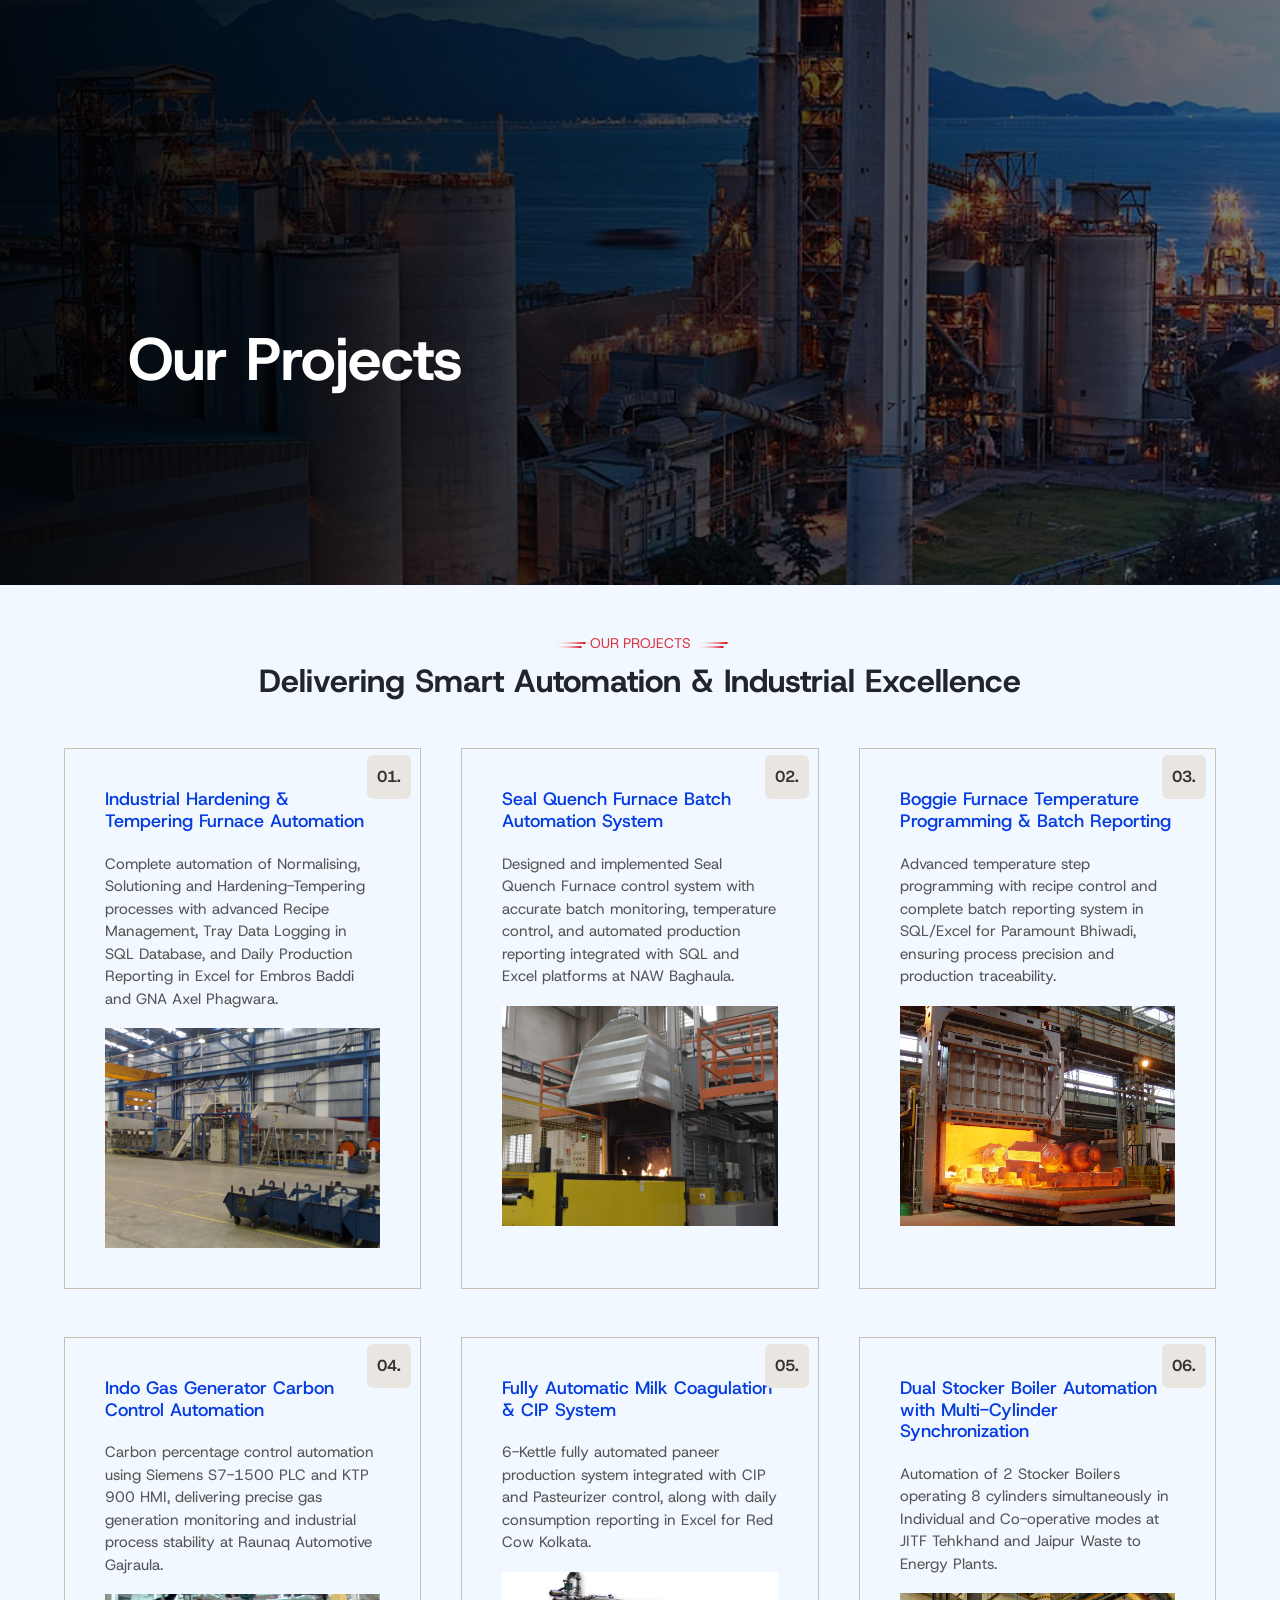
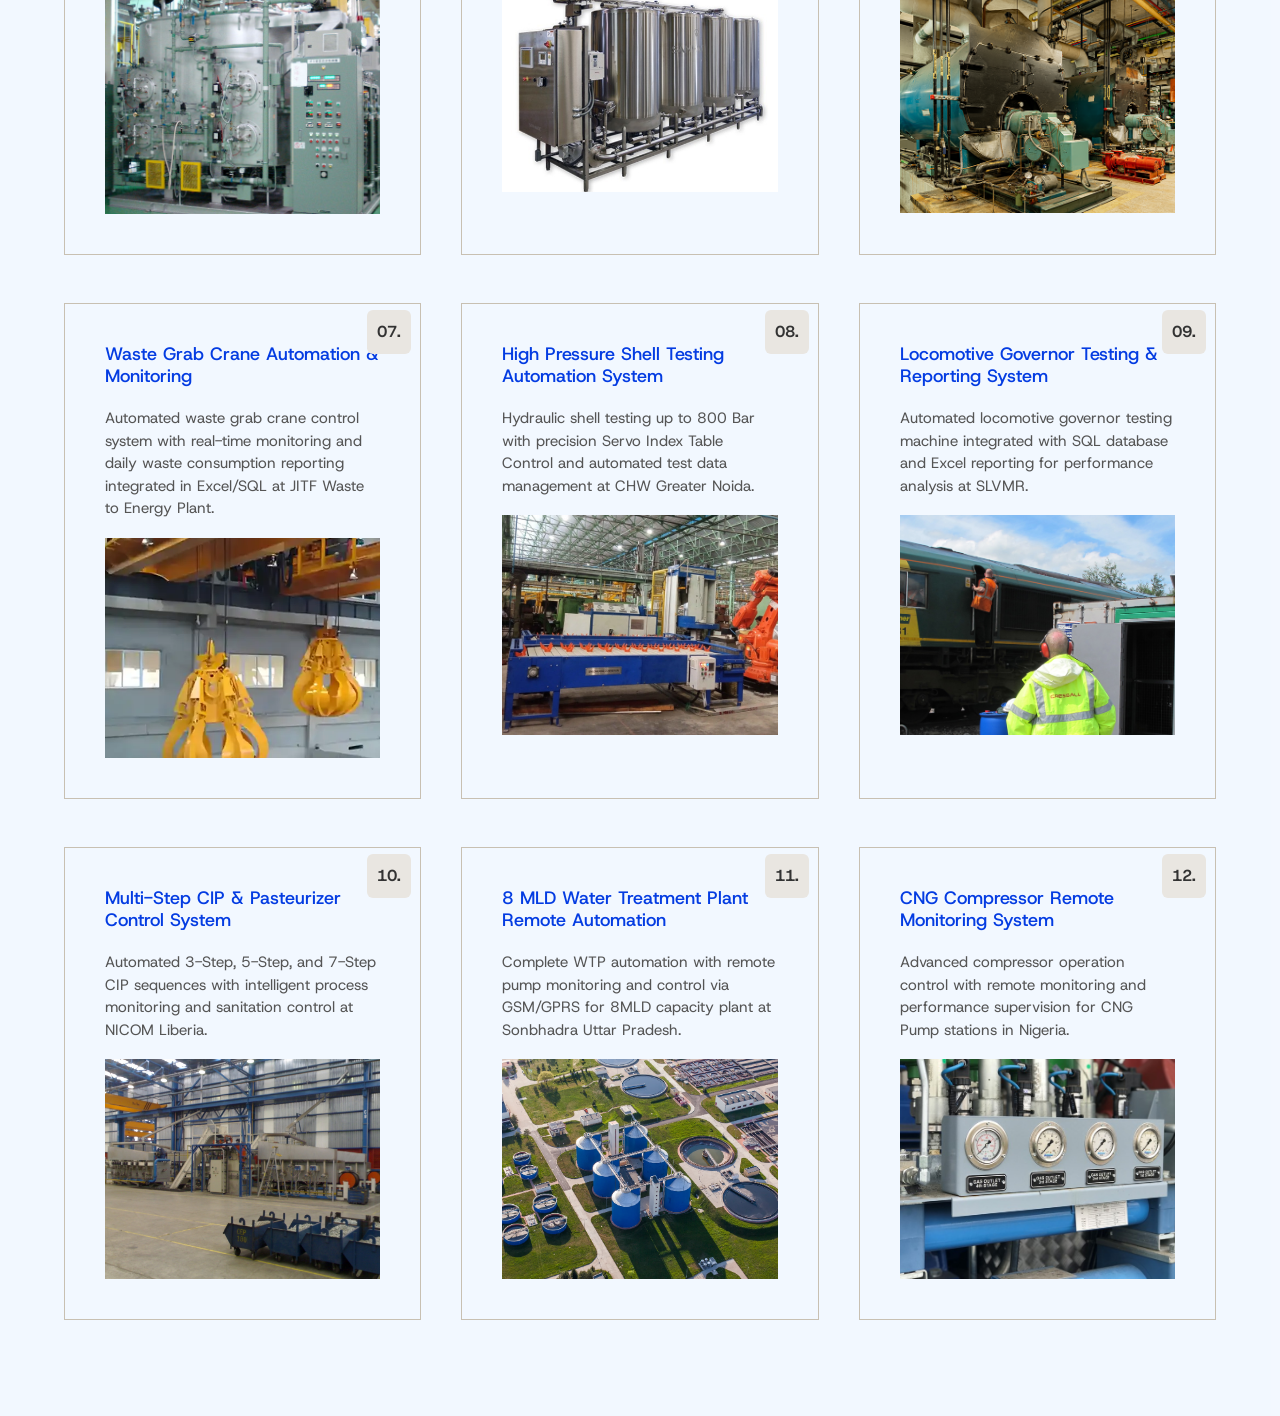
<file: projects.html>
<!doctype html>
<html lang="en">

<head>
    <!-- Required meta tags -->
    <meta charset="utf-8">
    <meta name="viewport" content="width=device-width, initial-scale=1">
    <link rel="icon" type="image/png" sizes="32x32" href="images/final-logo.png">

    <!-- Bootstrap CSS -->
    <link href="https://cdn.jsdelivr.net/npm/bootstrap@5.0.2/dist/css/bootstrap.min.css" rel="stylesheet"
        integrity="sha384-EVSTQN3/azprG1Anm3QDgpJLIm9Nao0Yz1ztcQTwFspd3yD65VohhpuuCOmLASjC" crossorigin="anonymous">
    <link rel="stylesheet" href="style.css">
    <link rel="stylesheet" href="https://cdnjs.cloudflare.com/ajax/libs/font-awesome/6.5.0/css/all.min.css">
    <link href="https://fonts.googleapis.com/css2?family=Host+Grotesk:wght@300;400;500;600;700;800&display=swap"
        rel="stylesheet">
    <link rel="stylesheet" href="https://cdn.jsdelivr.net/npm/swiper@11/swiper-bundle.min.css" />
    <link href="https://unpkg.com/aos@2.3.4/dist/aos.css" rel="stylesheet">

    <title>Projects</title>
</head>

<body>
    <!-- Header section================================== -->
    <div id="header"></div>


    <!-- hero section=========================================== -->
    <section class="about-hero">

        <div class="slide active" style="background-image:url('/images/footerbg.webp');"></div>

        <div class="hero-content">
            <h1>Our Projects</h1>

    </section>

    <!-- about section================================= -->

    <section class="project-section py-5">
        <p class="text-uppercase small text-danger mb-2 text-center">
            <img src="/images/elements5.webp"> Our Projects <img src="/images/elements5.webp">
        </p>

        <h2 class="text-dark text-center fw-bold mb-5">
            Delivering Smart Automation & Industrial Excellence
        </h2>
        <div class="project-container  mb-5">

            <!-- Project Card 1 -->
            <div class="project-card">
                <div class="project-number">01.</div>
                <h3 class="project-title">Industrial Hardening & Tempering Furnace Automation</h3>
                <p class="project-text">
                    Complete automation of Normalising, Solutioning and Hardening-Tempering processes with advanced
                    Recipe Management, Tray Data Logging in SQL Database, and Daily Production Reporting in Excel for
                    Embros Baddi and GNA Axel Phagwara.
                </p>
                <div class="project-image">
                    <img src="/images/TEMPRAMATIC2.jpg" alt="">
                </div>
            </div>

            <!-- Project Card 2 -->
            <div class="project-card">
                <div class="project-number">02.</div>
                <h3 class="project-title">Seal Quench Furnace Batch Automation System</h3>
                <p class="project-text">
                    Designed and implemented Seal Quench Furnace control system with accurate batch monitoring,
                    temperature control, and automated production reporting integrated with SQL and Excel platforms at
                    NAW Baghaula.
                </p>
                <div class="project-image">
                    <img src="/images/seal.jpg" alt="">
                </div>
            </div>

            <!-- Project Card 3 -->
            <div class="project-card">
                <div class="project-number">03.</div>
                <h3 class="project-title">Boggie Furnace Temperature Programming & Batch Reporting</h3>
                <p class="project-text">
                    Advanced temperature step programming with recipe control and complete batch reporting system in
                    SQL/Excel for Paramount Bhiwadi, ensuring process precision and production traceability.
                </p>
                <div class="project-image">
                    <img src="/images/bogi.jpeg" alt="">
                </div>
            </div>

        </div>
        <!-- ========================= ===================== -->
        <div class="project-container mb-5">

            <!-- Project Card 1 -->
            <div class="project-card">
                <div class="project-number">04.</div>
                <h3 class="project-title">Indo Gas Generator Carbon Control Automation</h3>
                <p class="project-text">
                    Carbon percentage control automation using Siemens S7-1500 PLC and KTP 900 HMI, delivering precise
                    gas generation monitoring and industrial process stability at Raunaq Automotive Gajraula.
                </p>
                <div class="project-image">
                    <img src="/images/endogas.jpg" alt="">
                </div>
            </div>

            <!-- Project Card 2 -->
            <div class="project-card">
                <div class="project-number">05.</div>
                <h3 class="project-title">Fully Automatic Milk Coagulation & CIP System</h3>
                <p class="project-text">
                    6-Kettle fully automated paneer production system integrated with CIP and Pasteurizer control, along
                    with daily consumption reporting in Excel for Red Cow Kolkata.
                </p>
                <div class="project-image">
                    <img src="/images/milk.jpg" alt="">
                </div>
            </div>

            <!-- Project Card 3 -->
            <div class="project-card">
                <div class="project-number">06.</div>
                <h3 class="project-title">Dual Stocker Boiler Automation with Multi-Cylinder Synchronization</h3>
                <p class="project-text">
                    Automation of 2 Stocker Boilers operating 8 cylinders simultaneously in Individual and Co-operative
                    modes at JITF Tehkhand and Jaipur Waste to Energy Plants.
                <div class="project-image">
                    <img src="/images/Identifying-Boiler-Failure_Boiler.png" alt="">
                </div>
            </div>

        </div>
        <!-- ================================================ -->
        <div class="project-container mb-5">

            <!-- Project Card 1 -->
            <div class="project-card">
                <div class="project-number">07.</div>
                <h3 class="project-title">Waste Grab Crane Automation & Monitoring</h3>
                <p class="project-text">
                    Automated waste grab crane control system with real-time monitoring and daily waste consumption
                    reporting integrated in Excel/SQL at JITF Waste to Energy Plant.
                </p>
                <div class="project-image">
                    <img src="/images/grab.webp" alt="">
                </div>
            </div>

            <!-- Project Card 2 -->
            <div class="project-card">
                <div class="project-number">08.</div>
                <h3 class="project-title">High Pressure Shell Testing Automation System</h3>
                <p class="project-text">
                    Hydraulic shell testing up to 800 Bar with precision Servo Index Table Control and automated test
                    data management at CHW Greater Noida.
                </p>
                <div class="project-image">
                    <img src="/images/Bomb.webp" alt="">
                </div>
            </div>

            <!-- Project Card 3 -->
            <div class="project-card">
                <div class="project-number">09.</div>
                <h3 class="project-title">Locomotive Governor Testing & Reporting System</h3>
                <p class="project-text">
                    Automated locomotive governor testing machine integrated with SQL database and Excel reporting for
                    performance analysis at SLVMR.
                </p>
                <div class="project-image">
                    <img src="/images/loco.jpg" alt="">
                </div>
            </div>

        </div>
        <!-- ================================================ -->
        <div class="project-container mb-5">

            <!-- Project Card 1 -->
            <div class="project-card">
                <div class="project-number">10.</div>
                <h3 class="project-title">Multi-Step CIP & Pasteurizer Control System</h3>
                <p class="project-text">
                    Automated 3-Step, 5-Step, and 7-Step CIP sequences with intelligent process monitoring and
                    sanitation control at NICOM Liberia.
                </p>
                <div class="project-image">
                    <img src="/images/TEMPRAMATIC2.jpg" alt="">
                </div>
            </div>

            <!-- Project Card 2 -->
            <div class="project-card">
                <div class="project-number">11.</div>
                <h3 class="project-title">8 MLD Water Treatment Plant Remote Automation</h3>
                <p class="project-text">
                    Complete WTP automation with remote pump monitoring and control via GSM/GPRS for 8MLD capacity plant
                    at Sonbhadra Uttar Pradesh.
                </p>
                <div class="project-image">
                    <img src="/images/water.webp" alt="">
                </div>
            </div>

            <!-- Project Card 3 -->
            <div class="project-card">
                <div class="project-number">12.</div>
                <h3 class="project-title">CNG Compressor Remote Monitoring System</h3>
                <p class="project-text">
                    Advanced compressor operation control with remote monitoring and performance supervision for CNG
                    Pump stations in Nigeria.
                </p>
                <div class="project-image">
                    <img src="/images/cnc.jpg" alt="">
                </div>
            </div>

        </div>
    </section>

    <!-- footer============================================ -->
    <div id="footer"></div>

    <script src="./index.js"></script>
</body>

</html>
</file>
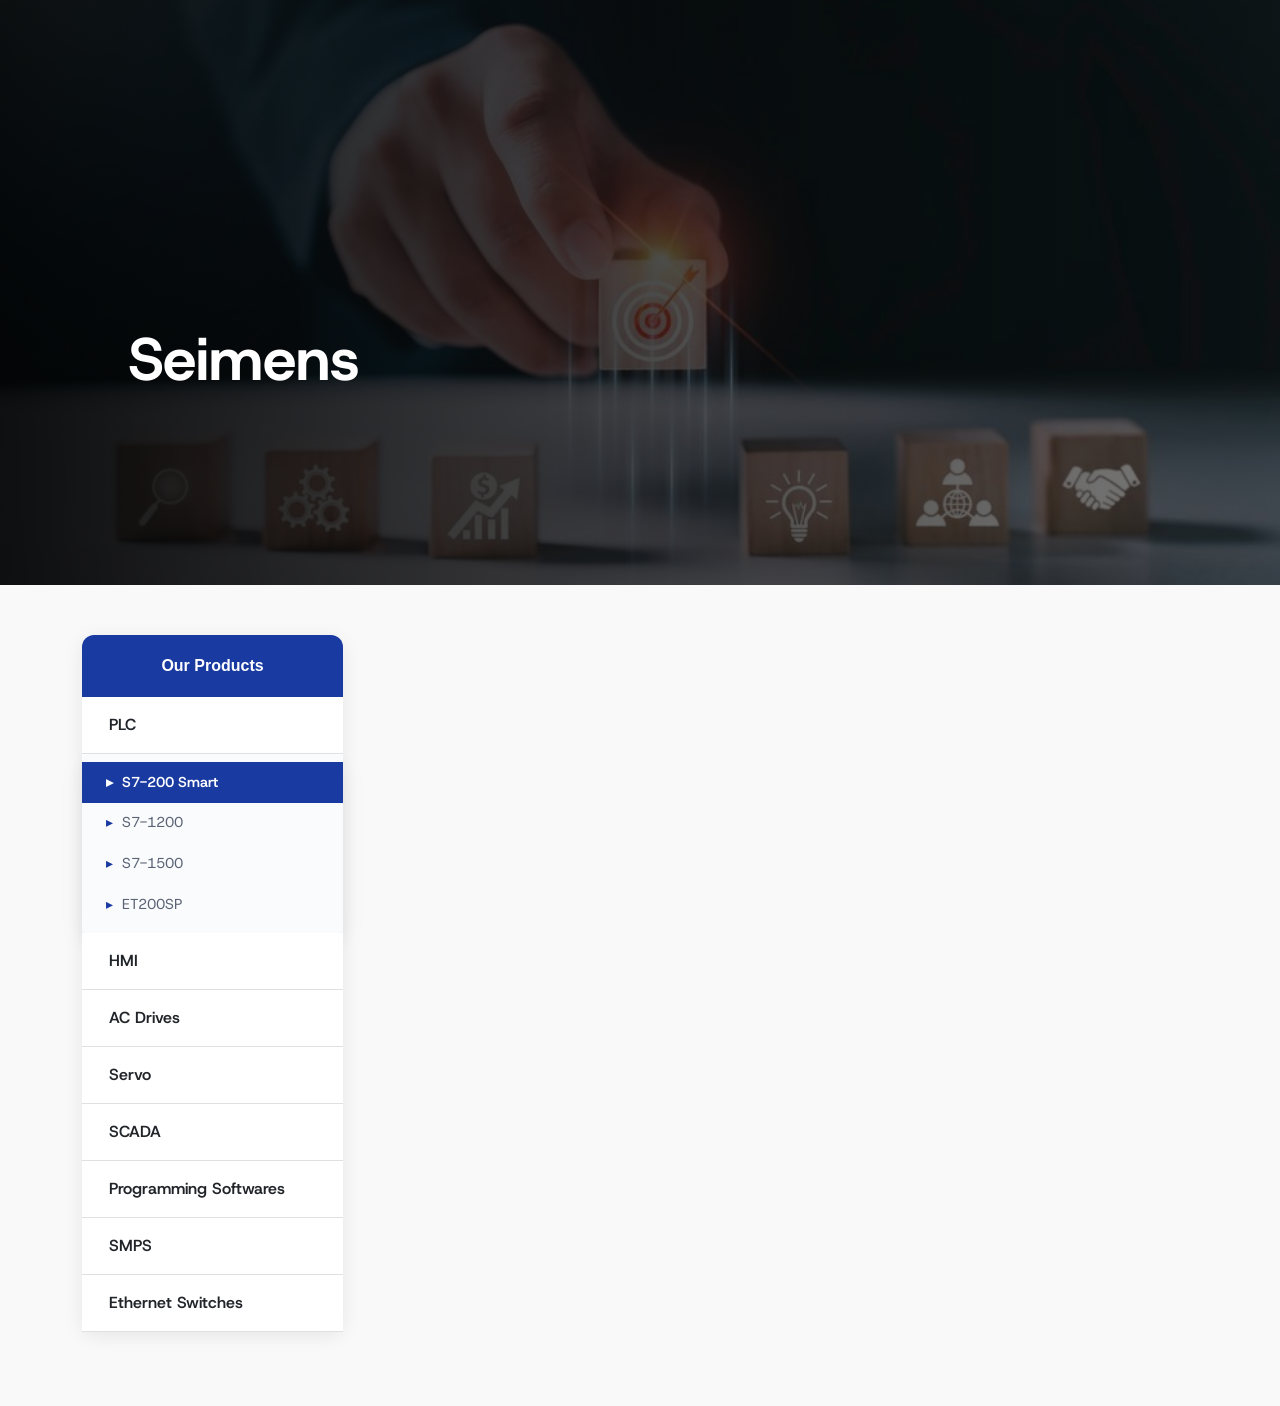
<file: siemens.html>
<!doctype html>
<html lang="en">

<head>
    <!-- Required meta tags -->
    <meta charset="utf-8">
    <meta name="viewport" content="width=device-width, initial-scale=1">
    <link rel="icon" type="image/png" sizes="32x32" href="images/final-logo.png">

    <!-- Bootstrap CSS -->
    <link href="https://cdn.jsdelivr.net/npm/bootstrap@5.0.2/dist/css/bootstrap.min.css" rel="stylesheet"
        integrity="sha384-EVSTQN3/azprG1Anm3QDgpJLIm9Nao0Yz1ztcQTwFspd3yD65VohhpuuCOmLASjC" crossorigin="anonymous">
    <link rel="stylesheet" href="style.css">
    <link rel="stylesheet" href="https://cdnjs.cloudflare.com/ajax/libs/font-awesome/6.5.0/css/all.min.css">
    <link href="https://fonts.googleapis.com/css2?family=Host+Grotesk:wght@300;400;500;600;700;800&display=swap"
        rel="stylesheet">
    <link rel="stylesheet" href="https://cdn.jsdelivr.net/npm/swiper@11/swiper-bundle.min.css" />
    <link href="https://unpkg.com/aos@2.3.4/dist/aos.css" rel="stylesheet">

    
    <title>Siemens</title>
</head>

<body>
    <!-- Header section================================== -->
    <div id="header"></div>

    <!-- hero section=========================================== -->
    <section class="about-hero">

        <div class="slide active" style="background-image:url('/images/contactbg.jpg');"></div>

        <div class="hero-content">
            <h1>Seimens</h1>

    </section>

    <!-- about section================================= -->

    <!-- Main Content -->
    <section class="Our-product">
    <div class="container my-4">
        <div class="row">

            <!-- Left Sidebar -->
            <div class="col-lg-3 col-md-4 mb-4">
                <div class="sidebar">
                    <div class="sidebar-header">
                        Our Products
                    </div>

                    <div class="list-group list-group-flush">

                        <!-- PLC -->
                        <button class="list-group-item" type="button" data-bs-toggle="collapse"
                            data-bs-target="#main_menu" onclick="setActiveTab(this, 'main_menu')">
                            <i class="bi bi-cpu me-2"></i>PLC
                        </button>
                        <div class="collapse show submenu" id="main_menu">
                            <button class="submenu-item active" onclick="showProduct('main_menu', 'menu_drop1', this)">S7-200
                                Smart</button>
                            <button class="submenu-item" onclick="showProduct('main_menu', 'menu_drop2', this)">S7-1200</button>
                            <button class="submenu-item" onclick="showProduct('main_menu', 'menu_drop3', this)">S7-1500</button>
                            <button class="submenu-item" onclick="showProduct('main_menu', 'menu_drop4', this)">ET200SP</button>
                        </div>

                        <!-- HMI -->
                        <button class="list-group-item" type="button" data-bs-toggle="collapse"
                            data-bs-target="#main_menu2" onclick="setActiveTab(this, 'main_menu2')">
                            <i class="bi bi-display me-2"></i>HMI
                        </button>
                        <div class="collapse submenu" id="main_menu2">
                            <button class="submenu-item" onclick="showProduct('main_menu2', 'menu_drop2_1', this)">KTP
                                BASIC</button>
                            <button class="submenu-item" onclick="showProduct('main_menu2', 'menu_drop2_2', this)">KTP
                                COMFORT</button>
                            <button class="submenu-item" onclick="showProduct('main_menu2', 'menu_drop2_3', this)">MTP
                                UNIFIED</button>
                            <button class="submenu-item" onclick="showProduct('main_menu2', 'menu_drop2_4', this)">Unified
                                Basic</button>
                            <button class="submenu-item" onclick="showProduct('main_menu2', 'menu_drop2_5', this)">Key
                                Panels</button>
                            <button class="submenu-item" onclick="showProduct('main_menu2', 'menu_drop2_6', this)">IPC</button>
                        </div>

                        <!-- AC Drives -->
                        <button class="list-group-item" type="button" data-bs-toggle="collapse"
                            data-bs-target="#main_menu3" onclick="setActiveTab(this, 'main_menu3')">
                            <i class="bi bi-lightning-charge me-2"></i>AC Drives
                        </button>
                        <div class="collapse submenu" id="main_menu3">
                            <button class="submenu-item" onclick="showProduct('main_menu3', 'menu_drop3_1', this)">V20 AC
                                DRIVES</button>
                            <button class="submenu-item" onclick="showProduct('main_menu3', 'menu_drop3_2', this)">G120 AC
                                DRIVES</button>
                            <button class="submenu-item" onclick="showProduct('main_menu3', 'menu_drop3_3', this)">G120C</button>
                            <button class="submenu-item" onclick="showProduct('main_menu3', 'menu_drop3_4', this)">G120XA</button>
                        </div>

                        <!-- Servo -->
                        <button class="list-group-item" type="button" data-bs-toggle="collapse"
                            data-bs-target="#main_menu4" onclick="setActiveTab(this, 'main_menu4')">
                            <i class="bi bi-gear me-2"></i>Servo
                        </button>
                        <div class="collapse submenu" id="main_menu4">
                            <button class="submenu-item" onclick="showProduct('main_menu4', 'menu_drop4_1', this)">SERVO V90</button>
                            <button class="submenu-item" onclick="showProduct('main_menu4', 'menu_drop4_2', this)">S200</button>
                            <button class="submenu-item" onclick="showProduct('main_menu4', 'menu_drop4_3', this)">SERVO
                                S120</button>
                        </div>

                        <!-- SCADA -->
                        <button class="list-group-item" type="button" data-bs-toggle="collapse"
                            data-bs-target="#main_menu5" onclick="setActiveTab(this, 'main_menu5')">
                            <i class="bi bi-diagram-3 me-2"></i>SCADA
                        </button>
                        <div class="collapse submenu" id="main_menu5">
                            <button class="submenu-item" onclick="showProduct('main_menu5', 'menu_drop5_1', this)">WinCC
                                Advanced</button>
                            <button class="submenu-item"
                                onclick="showProduct('main_menu5', 'menu_drop5_2', this)">WinCC Professional</button>
                        </div>

                        <!-- Programming Softwares -->
                        <button class="list-group-item" type="button" data-bs-toggle="collapse"
                            data-bs-target="#main_menu6" onclick="setActiveTab(this, 'main_menu6')">
                            <i class="bi bi-code-slash me-2"></i>Programming Softwares
                        </button>
                        <div class="collapse submenu" id="main_menu6">
                            <button class="submenu-item"
                                onclick="showProduct('main_menu6', 'menu_drop6_1', this)">Step-7 Microwin Smart</button>
                            <button class="submenu-item"
                                onclick="showProduct('main_menu6', 'menu_drop6_2', this)">Simatic Manager</button>
                            <button class="submenu-item" onclick="showProduct('main_menu6', 'menu_drop6_3', this)">TIA
                                Portal</button>
                            <button class="submenu-item"
                                onclick="showProduct('main_menu6', 'menu_drop6_4', this)">S7-Basic</button>
                            <button class="submenu-item"
                                onclick="showProduct('main_menu6', 'menu_drop6_5', this)">S7-Professional</button>
                        </div>

                        <!-- SMPS -->
                        <button class="list-group-item" type="button" data-bs-toggle="collapse"
                            data-bs-target="#main_menu7" onclick="setActiveTab(this, 'main_menu7')">
                            <i class="bi bi-battery-charging me-2"></i>SMPS
                        </button>
                        <div class="collapse submenu" id="main_menu7">
                            <button class="submenu-item" onclick="showProduct('main_menu7', 'menu_drop7_1', this)">SITOP</button>
                        </div>

                        <!-- Ethernet Switches -->
                        <button class="list-group-item" type="button" data-bs-toggle="collapse"
                            data-bs-target="#main_menu8" onclick="setActiveTab(this, 'main_menu8')">
                            <i class="bi bi-hdd-network me-2"></i>Ethernet Switches
                        </button>
                        <div class="collapse submenu" id="main_menu8">
                            <button class="submenu-item" onclick="showProduct('main_menu8', 'menu_drop8_1', this)">5 Port</button>
                            <button class="submenu-item" onclick="showProduct('main_menu8', 'menu_drop8_2', this)">8 Port</button>
                            <button class="submenu-item"
                                onclick="showProduct('main_menu8', 'menu_drop7_3', this)">Managed</button>
                            <button class="submenu-item"
                                onclick="showProduct('main_menu8', 'menu_drop7_4', this)">Unmanaged</button>
                        </div>

                    </div>
                </div>
            </div>

            <!-- Right Content Area -->
            <div class="col-lg-9 col-md-8">
                <div id="contentArea">
                    <!-- Content will be loaded here -->
                </div>
            </div>

        </div>
    </div>
</section>



    <!-- footer============================================ -->
    <div id="footer"></div>
    <script src="./index.js"></script>
    <script src="./products/siemens.json"></script>

</body>

</html>
</file>
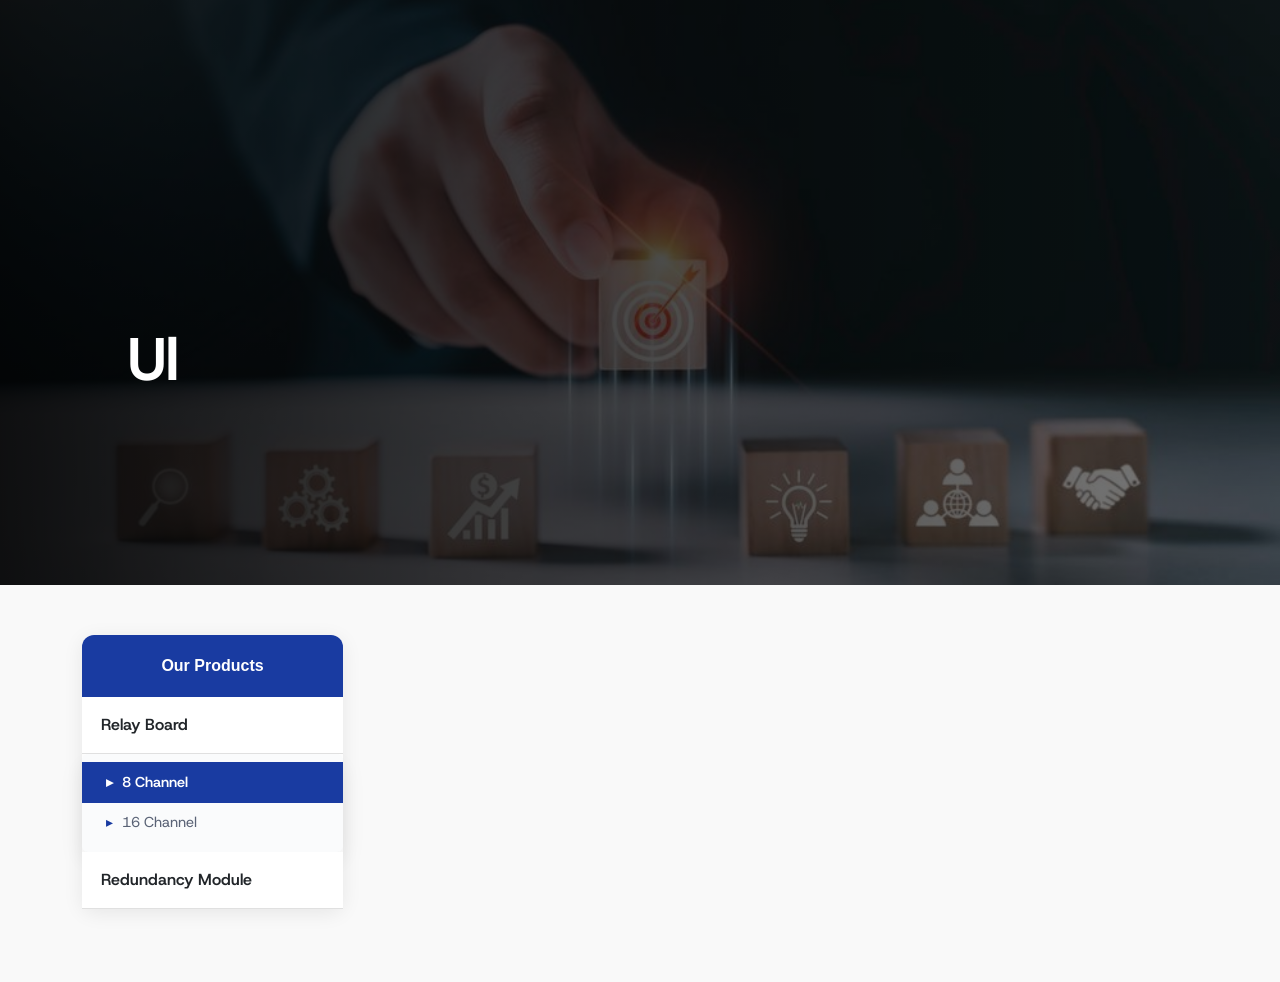
<file: ul.html>
<!doctype html>
<html lang="en">

<head>
    <!-- Required meta tags -->
    <meta charset="utf-8">
    <meta name="viewport" content="width=device-width, initial-scale=1">
    <link rel="icon" type="image/png" sizes="32x32" href="images/final-logo.png">

    <!-- Bootstrap CSS -->
    <link href="https://cdn.jsdelivr.net/npm/bootstrap@5.0.2/dist/css/bootstrap.min.css" rel="stylesheet"
        integrity="sha384-EVSTQN3/azprG1Anm3QDgpJLIm9Nao0Yz1ztcQTwFspd3yD65VohhpuuCOmLASjC" crossorigin="anonymous">
    <link rel="stylesheet" href="style.css">
    <link rel="stylesheet" href="https://cdnjs.cloudflare.com/ajax/libs/font-awesome/6.5.0/css/all.min.css">
    <link href="https://fonts.googleapis.com/css2?family=Host+Grotesk:wght@300;400;500;600;700;800&display=swap"
        rel="stylesheet">
    <link rel="stylesheet" href="https://cdn.jsdelivr.net/npm/swiper@11/swiper-bundle.min.css" />
    <link href="https://unpkg.com/aos@2.3.4/dist/aos.css" rel="stylesheet">

    
    <title>Ul</title>
</head>

<body>
    <!-- Header section================================== -->
    <div id="header"></div>

    <!-- hero section=========================================== -->
    <section class="about-hero">

        <div class="slide active" style="background-image:url('/images/contactbg.jpg');"></div>

        <div class="hero-content">
            <h1>Ul</h1>

    </section>

    <!-- about section================================= -->

    <!-- Main Content -->
    <section class="Our-product">
    <div class="container my-4">
        <div class="row">

            <!-- Left Sidebar -->
            <div class="col-lg-3 col-md-4 mb-4">
                <div class="sidebar">
                    <div class="sidebar-header">
                        Our Products
                    </div>

                    <div class="list-group list-group-flush">

                        <!-- Relay Board -->
                        <button class="list-group-item" data-bs-toggle="collapse"
                        data-bs-target="#main_menu"
                        onclick="setActiveTab(this,'main_menu')">
                        Relay Board
                        </button>
                        
                        <div class="collapse show submenu" id="main_menu">
                        <button class="submenu-item active"
                        onclick="showProduct('main_menu','menu_drop1',this)">8 Channel</button>
                        
                        <button class="submenu-item"
                        onclick="showProduct('main_menu','menu_drop2',this)">16 Channel</button>
                        </div>
                        
                        
                        <!-- Redundancy Module -->
                        <button class="list-group-item" data-bs-toggle="collapse"
                        data-bs-target="#main_menu2"
                        onclick="setActiveTab(this,'main_menu2')">
                        Redundancy Module
                        </button>
                        
                        <div class="collapse submenu" id="main_menu2">
                        <button class="submenu-item"
                        onclick="showProduct('main_menu2','menu_drop2_1',this)">8 Channel</button>
                        
                        <button class="submenu-item"
                        onclick="showProduct('main_menu2','menu_drop2_2',this)">16 Channel</button>
                        </div>
                        
                        </div>
                        
                </div>
            </div>

            <!-- Right Content Area -->
            <div class="col-lg-9 col-md-8">
                <div id="contentArea">
                    <!-- Content will be loaded here -->
                </div>
            </div>

        </div>
    </div>
</section>



    <!-- footer============================================ -->
    <div id="footer"></div>
    <script src="./index.js"></script>
    <script src="./products/ul.json"></script>

</body>

</html>
</file>
<file: style.css>
/* ================= RESET ================= */
*{
  margin:0;
  padding:0;
  box-sizing:border-box;
  font-family:'Host Grotesk', sans-serif;
}
   
body{
  overflow-x:hidden;
}

/* ================= HEADER ================= */
/* top menu */
.main-menu__top {
  position: relative;
  display: block;
  background-color: #4285F4;
}

.main-menu__top-inner {
  position: relative;
  display: flex;
  align-items: center;
  justify-content: space-between;
  flex-wrap: wrap;
  padding: 5px 55px 5px;
  background-color: var(--fixpro-base);
}

.main-menu__contact-list {
  position: relative;
  display: flex;
  align-items: center;
  margin-bottom: 0;
}

.main-menu__contact-list li {
  position: relative;
  display: flex;
  align-items: center;
}

.main-menu__contact-list li+li {
  margin-left: 46px;
}

.main-menu__contact-list li:before {
  content: "";
  position: absolute;
  top: -3px;
  bottom: 2px;
  left: -23px;
  width: 1px;
  background-color: rgba(var(--fixpro-white-rgb), .30);
}

.main-menu__contact-list li:first-child:before {
  display: none;
}

.main-menu__contact-list li .icon {
  position: relative;
  display: flex;
  align-items: center;
}

.main-menu__contact-list li .icon i {
  font-size: 18px;
  color: #ffff;
  position: relative;
  display: inline-block;
}


.main-menu__contact-list li .text p {
  font-size: 14px;
  font-weight: 400;
  color: #fff;
  line-height: 16px;
  margin-bottom: 0;
}

.main-menu__contact-list li .text p a {
  color: #fff;
  -webkit-transition: all 500ms ease;
  transition: all 500ms ease;
  text-decoration: none;
}

.main-menu__contact-list li .text p a:hover {
  color: #212121;
}

.main-menu__top-welcome-text {
  font-size: 18px;
  font-weight: 500;
  color: #ffffff;
  text-transform: capitalize;
  font-family: "Host Grotesk", sans-serif;
  line-height: 18px;
  letter-spacing: 0.05em;
}

.main-menu__top-right {
  position: relative;
  display: flex;
  align-items: center;
  flex-wrap: wrap;
}

.main-menu__top-time {
  position: relative;
  display: flex;
  align-items: center;
  flex-wrap: wrap;
}

.main-menu__top-time-icon {
  position: relative;
  display: flex;
  align-items: center;
  flex-wrap: wrap;
  color: #fff;
}

.main-menu__top-time-icon span {
  position: relative;
  display: inline-block;
  font-size: 18px;
  color: #fff;
}

.main-menu__top-text {
  font-size: 14px;
  font-weight: 500;
  color:#fff;
  letter-spacing: 0.05em;
  line-height: 16px;
  margin-bottom: 0;
  padding-left: 10px;
}

.main-menu__social {
  position: relative;
  display: flex;
  align-items: center;
  margin-left: 40px;
}

.main-menu__social a {
  position: relative;
  display: flex;
  align-items: center;
  justify-content: center;
  height: 30px;
  width: 30px;
  border: 1px solid rgba(255, 255, 255, .40);
  border-radius: 5px;
  font-size: 15px;
  color: #fff;
  background-color: transparent;
  overflow: hidden;
  -webkit-transition: all 0.4s linear;
  -o-transition: all 0.4s linear;
  transition: all 0.4s linear;
  z-index: 1;
}

.main-menu__social a:hover {
  color: #193BA1;
  border: 1px solid #fff;
}

.main-menu__social a::before {
  content: "";
  position: absolute;
  top: 0;
  left: 0;
  bottom: 0;
  right: 0;
  background: #fff;
  transform: scale(0.5);
  border-radius: 5px;
  opacity: 0;
  -webkit-transition: all 0.4s linear;
  -o-transition: all 0.4s linear;
  transition: all 0.4s linear;
  z-index: -1;
}

.main-menu__social a:hover::before {
  transform: scale(1.0);
  opacity: 1;
}

.main-menu__social a+a {
  margin-left: 5px;
  text-decoration: none;
}
/* navbar menu */
.main-header{
  position:absolute;
  top:0;
  left:0;
  width:100%;
  z-index:1000;
  padding:0;
  background:#fff;
  border-bottom:1px solid rgba(255,255,255,0.1);
}

.header-inner{
  display:flex;
  align-items:center;
  justify-content:space-between;
  padding:2px 80px;
  position: sticky;
  top:0;
}

.logo img{
  width: 86px;
}

/* Reset */
.main-nav ul {
    list-style: none;
    margin: 0;
    padding: 0;
}

/* Main Menu */
.menu {
    display: flex;
    gap: 25px;
}

.menu > li {
    position: relative;
}

.menu > li > a {
    text-decoration: none;
    padding: 12px 15px;
    display: block;
    color: #212121;
    font-weight: 600;
}

/* Dropdown */
.submenu {
   
    background: #fff;
    min-width: 200px;
    display: none;
    box-shadow: 0 10px 25px rgba(0,0,0,0.08);
    border-radius: 6px;
    padding: 8px 0;
}
.main-nav ul li .submenu{
  position: absolute;
  top: 100%;
  left: 0;
}

.submenu li {
    display: block;
}

.submenu li a {
    padding: 10px 15px;
    display: block;
    color: #333;
    text-decoration: none;
    border-radius: 6px;
}

.submenu li a:hover {
    background: #f3f3f3;
}

/* Show dropdown on hover */
.dropdown:hover .submenu {
    display: block;
}

/* Arrow icon */
.dropdown i {
    font-size: 12px;
    margin-left: 5px;
}

/* Arrow icon spacing */
.dropdown i {
    margin-left: 6px;
    font-size: 12px;
}
/* HEADER RIGHT */
.header-right{
  display:flex;
  align-items:center;
  gap:20px;
}

/* BUTTON */
.quote-btn{
  background:#193ba1;
  color:#fff;
  padding:12px 25px;
  border-radius:5px;
  text-decoration:none;
  font-weight:600;
  transition:0.3s;
}

.quote-btn:hover{
  background:#fff;
  color:#193ba1;
}

/* ICONS */
.icon{
  color:#212121;
  font-size:29px;
  cursor:pointer;
  transition:0.3s ease;
}

.icon:hover{
  color:#193ba1;
  transform:scale(1.1);
}

/* RESPONSIVE */
@media(max-width:991px){
  .main-nav{
    display:none;
  }
  .header-inner{
    padding:0 30px;
  }
}

/* ================= HERO ================= */
.hero{
  position:relative;
  height:100vh;
  overflow:hidden;
}
.side-nav ul::after {
    position: absolute;
    content: "";
    height: 62px;
    width: 4px;
    background: linear-gradient(0deg, #193ba1 0%, rgba(130, 2, 8, 0) 100%);
    left: 36px;
    top: -52px;
}
.side-nav ul::before {
     position: absolute;
    content: "";
    height: 62px;
    width: 4px;
    background: linear-gradient(180deg, #193ba1 0%, rgba(130, 2, 8, 0) 100%);
    left: 36px;
    top: 106px;
}
   
/* SLIDE */
/* .slide{
  position:absolute;
  width:100%;
  height:100%;
  background-size:cover;
  background-position:center;
  top:-100%;
  left:0;
  transition:1s ease-in-out;
}

.slide.active{
  top:0;
} */
.slide{
    position:absolute;
    width:100%;
    height:100%;
    background-size:cover;
    background-position:center;
    transform:translateY(-100%);
    opacity:0;
    transition:1s ease-in-out;
}

.slide.active{
    transform:translateY(0);
    opacity:1;
}


/* DARK OVERLAY */
.slide::after{
  content:"";
  position:absolute;
  width:100%;
  height:100%;
  background:linear-gradient(to right, rgb(0 0 0 / 92%), rgb(0 0 0 / 50%));
  top:0;
  left:0;
}

/* HERO CONTENT */
.hero-content{
  position:absolute;
  top:63%;
  left:10%;
  transform:translateY(-50%);
  color:#fff;
  max-width:600px;
  z-index:2;
}

.hero-content h1{
  font-size:60px;
  margin-bottom:20px;
  font-weight:700;
  line-height: 58px;
}

.hero-content p{
  font-size:18px;
  margin-bottom:30px;
  font-weight:400;
}

.hero-content .btn{
  background:#193ba1;
  padding:14px 30px;
  text-decoration:none;
  color:#fff;
  font-weight:600;
  border-radius:5px;
}

/* ================= SIDE DOT NAV ================= */
.side-nav{
  position:absolute;
  left:30px;
  top:50%;
  transform:translateY(-50%);
  z-index:3;
}

.side-nav ul{
  list-style:none;
}

.side-nav ul li{
  margin:20px 0;
  cursor:pointer;
}

.side-nav ul li span{
  display:block;
  width:12px;
  height:12px;
  background:#fff;
  border-radius:50%;
  transition:0.3s;
}

.side-nav ul li.active span{
  height:12px;
  border-radius:20px;
  background:#193ba1;
}

/* ================= TILE EFFECT ================= */
.tiles{
  position:absolute;
  width:100%;
  height:100%;
  display:grid;
  grid-template-columns:repeat(10,1fr);
  grid-template-rows:repeat(6,1fr);
  z-index:5;
  pointer-events:none;
}

.tile{
  background-size:cover;
  background-position:center;
  transition:0.6s ease;
}

/* ================= OFFCANVAS MENU ================= */
.menu-overlay{
  position:fixed;
  top:0;
  left:0;
  width:100%;
  height:100%;
  background:rgba(0,0,0,0.6);
  opacity:0;
  visibility:hidden;
  transition:0.4s ease;
  z-index:998;
}

.menu-overlay.active{
  opacity:1;
  visibility:visible;
}

.side-panel{
  position:fixed;
  top:0;
  right:-420px;
  width:400px;
  height:100%;
  background:#f5f5f5;
  padding:40px;
  transition:0.5s ease;
  z-index:999;
  overflow-y:auto;
}

.side-panel.active{
  right:0;
}

/* PANEL CONTENT */
.panel-header{
  display:flex;
  justify-content:space-between;
  align-items:center;
  margin-bottom:30px;
}

.close-btn{
  background:#193ba1;
  color:#fff;
  width:45px;
  height:45px;
  display:flex;
  align-items:center;
  justify-content:center;
  cursor:pointer;
}

.panel-text{
  margin-bottom:25px;
  color:#333;
  line-height:1.6;
}

.panel-btn{
  display:inline-block;
  background:#193ba1;
  color:#fff;
  padding:12px 20px;
  text-decoration:none;
  margin-bottom:30px;
  transition:0.3s;
}

.panel-btn:hover{
  background:#000;
}
.panel-header img {
    height: 130px;
}
/* SOCIAL */
.social-icons{
  display:flex;
  gap:15px;
  margin:15px 0 30px;
}

.social-icons i{
  width:45px;
  height:41px;
  background:#000;
  color:#fff;
  display:flex;
  align-items:center;
  justify-content:center;
  border-radius:50%;
  cursor:pointer;
  transition:0.3s;
}

.social-icons i:hover{
  background:#193ba1;
}

/* SUBSCRIBE */
.subscribe-box{
  display:flex;
  margin-top:15px;
}

.subscribe-box input{
  flex:1;
  padding:12px;
  border:none;
  outline:none;
}

.subscribe-box button{
  background:#193ba1;
  color:#fff;
  border:none;
  padding:12px 20px;
  cursor:pointer;
}
/* about section================================ */

.about-section{
  /* background:#f8f9fa; */
  position:relative;
  background: url('/images/elements11.webp') no-repeat left center;
  background-size:fill;
}

/* Small overlapping image */
.small-img-wrapper {
  position: absolute;
  bottom: -32px;
  right: 0;
  width: 51%;
}

.small-img-wrapper img{
  width:100%;
}

/* Play Button */
.play-btn{
  position:absolute;
  top:50%;
  left:50%;
  transform:translate(-50%,-50%);
  width:60px;
  height:60px;
  background:#193ba1;
  color:#fff;
  display:flex;
  align-items:center;
  justify-content:center;
  border-radius:50%;
  cursor:pointer;
  transition:0.3s;
}

.play-btn:hover{
  background:#000;
}

/* Feature Icons */
.feature-icon{
  width:45px;
  height:45px;
  background:#f1f1f1;
  display:flex;
  align-items:center;
  justify-content:center;
  border-radius:8px;
  color:#193ba1;
  font-size:18px;
}

/* Call Icon */
.call-icon{
  width:45px;
  height:45px;
  background:#f1f1f1;
  display:flex;
  align-items:center;
  justify-content:center;
  border-radius:50%;
  color:#193ba1;
}

/* Responsive Fix */
@media(max-width:991px){
  .small-img-wrapper{
    position:relative;
    bottom:0;
    margin-top:20px;
    width:80%;
  }
}


/* =============================================== */

.services-section{
  position: relative;
    z-index: 1;
    overflow: hidden;
    background: #f0f0f0;
}

/* CARD BASE */
.service-card{
  background:#fff;
  border-radius:12px;
  overflow:hidden;
  transition:0.4s ease;
  box-shadow:0 5px 20px rgba(0,0,0,0.05);
  position:relative;
}

.service-img{
  overflow:hidden;
}

.service-img img{
  transition:0.5s ease;
  width:100%;
}

/* CONTENT */
.service-content{
  padding:30px;
  position:relative;
  height: 246px;
}
.swiper-pagination{
  bottom: -6px !important;
} 
.service-content h5{
  font-size: 18px;
}

.service-content p{
  color:#6c757d;
  font-size:14px;
  margin-bottom:20px;
}
.testimonialSwiper .swiper-pagination{
  bottom: -6px !important;
  display: none;
} 
/* ICON BOX */
.icon-box{
  width:50px;
  height:50px;
  background:#f1f1f1;
  display:flex;
  align-items:center;
  justify-content:center;
  border-radius:10px;
  position:absolute;
  top:-25px;
  left:30px;
  color:#0d6efd;
  font-size:18px;
  transition:0.3s ease;
}

/* LEARN MORE */
.learn-more{
  text-decoration:none;
  color:#000;
  font-weight:600;
  transition:0.3s;
}

.learn-more:hover{
  color:#0d6efd;
}

/* ================= HOVER EFFECT ================= */

.service-card:hover{
  transform:translateY(-10px);
  box-shadow:0 15px 40px rgba(0,0,0,0.1);
}

.service-card:hover .service-img img{
  transform:scale(1.1);
}

.service-card:hover .icon-box{
  background:#0d6efd;
  color:#fff;
}
.swiper {
  padding-bottom: 50px;
}

.swiper-slide {
  height: auto;
}

.services-section .sertoleft {
    position: absolute;
    top: 0;
    left: 0;
    z-index: 0;
    opacity: 0.1;
    width: 19%;
    animation: floatMove 6s ease-in-out infinite;
  }
  
  @keyframes floatMove {
      0% {
          transform: translateY(0);
      }
      50% {
          transform: translateY(40px);
      }
      100% {
          transform: translateY(0);
      }
  }
.services-section .serboright {
    position: absolute;
    bottom: 0;
    right: 0;
}
/* =========================why */

.why-section{
  background:#f8f9fa;
  position:relative;
}

/* Feature Icon */
.feature-icon{
  width:50px;
  height:50px;
  background:#f1f1f1;
  display:flex;
  align-items:center;
  justify-content:center;
  border-radius:10px;
  color:#0d6efd;
  font-size:18px;
  transition:0.3s ease;
}

.feature-icon:hover{
  background:#0d6efd;
  color:#fff;
}

/* Image Styling */
.main-img{
  width:80%;
  border-radius: 20px;
}

.small-img{
  position:absolute;
  bottom: 0;
    right: 0;
    width: 67%;
    border-radius: 20px;
}

/* Responsive Fix */
@media(max-width:991px){
  .small-img{
    position:relative;
    bottom:0;
    margin-top:20px;
    width:100%;
  }

  .main-img{
    width:100%;
  }
}
/* testimonial========================================================= */
.testimonial-section{
  background:#000;
}

.testimonial-card{
  background:#f8f9fa;
  padding:40px;
  border-radius:15px;
  transition:0.4s ease;
  height:100%;
}

.testimonial-card:hover{
  transform:translateY(-10px);
}

.stars i{
  color:#ffc107;
}

.profile-img{
  width:60px;
  height:60px;
  border-radius:50%;
  object-fit:cover;
}

.quote-icon{
  position:absolute;
  bottom:-5px;
  right:-5px;
  width:30px;
  height:30px;
  background:#0d6efd;
  color:#fff;
  border-radius:50%;
  display:flex;
  align-items:center;
  justify-content:center;
  font-size:12px;
}

.swiper{
  padding-bottom:50px;
}
/* clients====================================== */
.client-section{
  background:#f8f9fa;
}

.client-logo{
  max-height:60px;
  object-fit:contain;
  filter:grayscale(100%);
  opacity:0.6;
  transition:0.4s ease;
}

.client-logo:hover{
  filter:grayscale(0%);
  opacity:1;
  transform:scale(1.05);
}

.swiper.clientSwiper{
  padding:20px 0;
}
/* footer================================================= */
.main-footer{
  position: relative;
  background: 
    linear-gradient(rgba(15,25,60,0.88), rgba(15,25,60,0.88)),
    url('/images/footerbg.webp') center/cover no-repeat;
}

/* Remove different backgrounds */
.footer-cta,
.footer-content,
.footer-bottom{
  background: transparent;
}

/* Spacing */
.footer-cta{
  padding: 80px 0 50px;
  border-bottom: 1px solid #ddd;
}

/* .footer-content{
  padding: 60px 0;
} */
.forowcont {
    background: linear-gradient(rgb(15 25 60 / 25%), rgb(15 25 60 / 42%));
}
/* Links */
.footer-links{
  list-style: none;
  padding: 0;
}

.footer-links li{
  margin-bottom: 10px;
}

.footer-links a{
  text-decoration: none;
  color: #ddd;
  transition: 0.3s;
}

.footer-links a:hover{
  color: #fff;
  padding-left: 5px;
}
.footer_logo{
  width: 86%;
  background: rgba(255, 255, 255, 1.15);
  border-radius: 14px;
  backdrop-filter: blur(6px);
  box-shadow: 0 0 0 2px rgba(255, 255, 255, 0.2), 0 10px 30px rgba(0, 0, 0, 0.3);
  margin-bottom: 10px;
  }

/* Social Icons Cleaner Style */
.social-icons a{
  display: inline-flex;
  align-items: center;
  justify-content: center;
  width: 42px;
  height: 42px;
  border-radius: 50%;
  margin-right: 10px;
  background: rgba(255,255,255,0.15);
  color: #fff;
  transition: 0.3s ease;
  text-decoration: none;
}

.social-icons a:hover{
  background: #fff;
  color: #193ba1;
  transform: translateY(-3px);
}

/* Bottom */
.footer-bottom{
  padding: 20px 0;
  font-size: 14px;
  background-color: #0d266e;
}

/* ================ABOUT PAGE-================================================= */
.about-hero{
  position:relative;
  height:65vh;
  overflow:hidden;
}

.maincontainer {
    display: flex;
    justify-content: center;
    align-items: center;
    gap: 75px;
    flex-wrap: wrap;
    padding: 80px 20px;
      position: relative;
  background: 
    linear-gradient(rgba(15,25,60,0.88), rgba(15,25,60,0.88)),
    url('/images/footerbg.webp') center/cover no-repeat;
    background-attachment: fixed;

}

.circle-box {
    position: relative;
    width: 320px;
    height: 320px;
    background: #fff;
    border-radius: 50%;
    box-shadow: 0 5px 20px rgba(0,0,0,0.1);
    display: flex;
    flex-direction: column;
    justify-content: center;
    align-items: center;
    text-align: center;
    transition: all 0.6s ease;
    overflow: hidden;
    cursor: pointer
}

.circle-box::before,.circle-box::after {
    content: "";
    position: absolute;
    left: 0;
    top: 0;
    width: 100%;
    height: 100%;
    border-radius: 50%;
    border: 10px solid transparent;
    transition: transform 0.6s ease
}

.circle-box::before {
    border-top-color: #dee2e9
}

.circle-box::after {
    border-bottom-color: #0d266e;
    transform: rotate(180deg)
}

.mission-box {
    --border-color: #ff4d1a
}

.vision-box {
    --border-color: #00c7c7
}

.values-box {
    --border-color: #f5b300
}

.circle-box:hover {
    transform: scale(1.08);
    box-shadow: 0 0 25px #dee2e9
}

.circle-box:hover::before,.circle-box:hover::after {
    transform: rotate(360deg)
}

.circle-box .icon{
  font-size:40px;
  margin-bottom:15px;
  color:#0d6efd;
  transition:0.3s ease;
}

.circle-box:hover .icon{
  transform:scale(1.1);
  color:#00af00;
}


.title {
    font-size: 20px;
    font-weight: 600;
    color: #111827;
    z-index: 2
}

.text {
    font-size: 14px;
    color: #6b7280;
    line-height: 1.5;
    padding: 0 20px;
    z-index: 2
}

@media (max-width: 1024px) {
    .container {
        gap:70px;
        padding: 60px 20px
    }

    .circle-box {
        width: 230px;
        height: 230px
    }
}

@media (max-width: 768px) {
    .container {
        gap:40px
    }

    .circle-box {
        width: 200px;
        height: 200px
    }
}

@media (max-width: 480px) {
    .container {
        flex-direction:column;
        gap: 30px
    }

    .circle-box {
        width: 180px;
        height: 180px
    }

    .title {
        font-size: 16px
    }

    .text {
        font-size: 12px;
        padding: 0 27px
    }
}
/* project page=================== */
/* Section */
.project-section {
    padding: 80px 5%;
    background: #0d6efd0d;
}

/* Container */
.project-container {
    display: flex;
    gap: 40px;
}

/* Card */
.project-card {
    position: relative;
    flex: 1;
    padding: 40px;
    border: 1px solid #c8c0b2;
    background: transparent;
    transition: all 0.4s ease;
    overflow: hidden;
}

/* Title */
.project-title {
    font-size: 18px;
    color: #043ce2;
    margin-bottom: 20px;
}

.project-text {
    font-size: 15px;
    color: #555;
    margin-bottom: 18px;
}

/* Image */
.project-image{
  overflow: hidden;
}
.project-image img {
    width: 100%;
    height: 220px;
    object-fit: cover;
    transition: transform 0.5s ease;
}

/* Number */
.project-number {
    position: absolute;
    top: 6px;
    right: 9px;
    background: #e9e6e1;
    color: #333;
    padding: 10px 10px;
    font-weight: bold;
    border-radius: 6px;
    transition: all 0.4s ease;
}

/* Hover Effect */
.project-card:hover {
    background: #ffffff;
    box-shadow: 0 20px 40px rgba(0,0,0,0.08);
    transform: translateY(-10px);
}

.project-card:hover .project-number {
    background: #193ba1;
    color: #fff;
    border-radius: 50%;
}

.project-card:hover .project-image img {
    transform: scale(1.05);
}
/* contact===================================================== */
/* ===== CONTACT LAYOUT ===== */
#contact-layout-section {
    background: #dfdcdc52;
}

/* LEFT */
.contact-left-area {
    padding: 60px;
}

/* Map */
.contact-map-box iframe {
    width: 100%;
    height: 280px;
    border: 0;
    margin-bottom: 40px;
}

/* Form */
.contact-form-area h3 {
    font-family: 'Playfair Display', serif;
    font-size: 25px;
    margin-bottom: 10px;
}

.contact-form-area p {
    font-family: 'Outfit', sans-serif;
    font-size: 14px;
    color: #555;
    margin-bottom: 25px;
}

.contact-form-area textarea {
    width: 100%;
    height: 140px;
    padding: 14px;
    border: none;
    margin-bottom: 18px;
}

.contact-input-row {
    display: flex;
    gap: 16px;
    margin-bottom: 14px;
}

.contact-input-row input {
    width: 100%;
    padding: 12px;
    border: none;
    border-radius: 5px;
}

.contact-save {
    font-size: 13px;
    display: block;
    margin-bottom: 18px;
    color: #666;
}

/* Button */
.contact-form-area button {
    background: #334373;
    border: none;
    padding: 12px 26px;
    border-radius: 25px;
    font-size: 13px;
    transition: 0.3s;
    color: #fff;
}

.contact-form-area button:hover {
    background: #334373;
    color: #fff;
}

/* RIGHT */
/* ===== CONTACT INFO COLUMN ===== */
.contact-info-area {
    background: #dfdfdf;
    padding: 60px 40px;
}

/* Heading */
.contact-info-area h4 {
    font-family: 'Playfair Display', serif;
    font-size: 20px;
    line-height: 1.4;
    margin-bottom: 10px;
}

.contact-sub {
    font-family: 'Outfit', sans-serif;
    font-size: 14px;
    margin-bottom: 30px;
    color: #555;
}

/* Info block */
.contact-info-block {
    display: flex;
    gap: 14px;
    padding: 16px 18px;
    border-radius: 12px;
    margin-bottom: 18px;
    background: rgba(255,255,255,0.6);
    transition: all 0.35s ease;
}

/* Hover effect */
.contact-info-block.contact-hover:hover {
    background: #fff;
    transform: translateY(-6px);
    box-shadow: 0 18px 35px rgba(0,0,0,0.15);
}

/* Icon */
.contact-info-block i {
    font-size: 18px;
    color: #334373;
    margin-top: 4px;
    min-width: 22px;
}

/* Text */
.contact-info-block p,
.contact-info-block strong {
    font-family: 'Outfit', sans-serif;
    font-size: 14px;
    color: #333;
    margin: 0;
}

/* Highlight phone */
.contact-info-block.highlight strong {
    color: #000;
}

.contact-info-block.highlight p {
    color: #334373;
    font-weight: 500;
}
/* seiimen page============================================= */


  /* Sidebar */
  .sidebar {
    background: white;
    border-radius: 12px;
    box-shadow: 0 4px 20px rgba(0,0,0,0.08);
    position: sticky;
    top: 20px;
}

.sidebar-header {
    background: linear-gradient(135deg, #193BA1 0%, #193BA1 100%);
    color: white;
    padding: 1.2rem;
    border-radius: 12px 12px 0 0;
    font-family: 'Rajdhani', sans-serif;
    font-weight: 700;
    text-align: center;
}

.list-group-item {
    border: none;
    border-bottom: 1px solid #e0e0e0;
    padding: 1rem 1.2rem;
    cursor: pointer;
    transition: all 0.3s ease;
    font-weight: 600;
    position: relative;
    text-align: left;
}

.list-group-item:hover {
    background: #f0f9f9;
    padding-left: 1.8rem;
}

.list-group-item.active {
    background: linear-gradient(90deg, #193BA1, #4285F4);
    color: white;
    border-color: #193BA1;
}

.list-group-item::before {
    content: '';
    position: absolute;
    left: 0;
    top: 0;
    width: 4px;
    height: 100%;
    background: #193BA1;
    transform: scaleY(0);
    transition: transform 0.3s ease;
}

.list-group-item:hover::before,
.list-group-item.active::before {
    transform: scaleY(1);
}

/* Submenu */
.submenu {
    background: #fafbfc;
    padding: 0.5rem 0;
}

.submenu-item {
    padding: 0.6rem 1rem 0.6rem 2.5rem;
    border: none;
    background: transparent;
    width: 100%;
    text-align: left;
    cursor: pointer;
    transition: all 0.2s;
    color: #5a6376;
    font-size: 0.9rem;
    position: relative;
}

.submenu-item::before {
    content: '▸';
    position: absolute;
    left: 1.5rem;
    color: #193BA1;
    transition: transform 0.2s;
}

.submenu-item:hover {
    background: rgba(0, 153, 153, 0.08);
    color: #193BA1;
    padding-left: 2.8rem;
}

.submenu-item:hover::before {
    transform: translateX(3px);
}

.submenu-item.active {
    background: #193BA1;
    color: white;
    font-weight: 600;
    display: block;
}

.submenu-item.active::before {
    color: white;
}
.submenu.collapse {
  display: none;
}

.submenu.collapse.show {
  display: block;
}

/* Content Area */
.product-title {
    font-family: 'Rajdhani', sans-serif;
    font-size: 2rem;
    font-weight: 700;
    color: #003c3c;
    margin-bottom: 1.5rem;
    position: relative;
    padding-bottom: 1rem;
}

.product-title::after {
    content: '';
    position: absolute;
    bottom: 0;
    left: 0;
    width: 80px;
    height: 4px;
    background: linear-gradient(90deg, #193BA1, var(#00d4ff));
    border-radius: 2px;
}

.description-box {
    background: white;
    padding: 1.5rem;
    border-radius: 12px;
    box-shadow: 0 2px 15px rgba(0,0,0,0.06);
    border-left: 4px solid #193BA1;
    margin-bottom: 2rem;
}

.description-box p {
    color: #5a6376;
    margin-bottom: 0;
}

/* Product Cards */
.model-card {
    background: white;
    border-radius: 12px;
    overflow: hidden;
    box-shadow: 0 3px 20px rgba(0,0,0,0.08);
    transition: all 0.4s cubic-bezier(0.175, 0.885, 0.32, 1.275);
    border: 2px solid transparent;
    height: 100%;
    cursor: pointer;
    position: relative;
}

.model-card:hover {
    transform: translateY(-10px);
    box-shadow: 0 15px 40px rgba(0, 153, 153, 0.15);
    border-color: #193BA1;
}

.model-card::before {
    content: '';
    position: absolute;
    top: 0;
    left: 0;
    right: 0;
    height: 5px;
    background: linear-gradient(90deg, #193BA1, var(#00d4ff));
    transform: scaleX(0);
    transition: transform 0.4s ease;
}

.model-card:hover::before {
    transform: scaleX(1);
}

.model-image {
    height: 372px;
    background: linear-gradient(135deg, #f5f7fa 0%, #e8ecf1 100%);
    display: flex;
    align-items: center;
    justify-content: center;
    padding: 1rem;
    overflow: hidden;
}
.model-imagess{
  height: 220px;
}

.model-image img {
    max-width: 100%;
    max-height: 100%;
    width: 100%;
    height: 100%;
    object-fit: cover;
    transition: transform 0.4s ease;
}

.model-card:hover .model-image img {
    transform: scale(1.08);
}

.model-info {
    padding: 1.5rem;
}

.model-name {
    font-family: 'Rajdhani', sans-serif;
    font-size: 1.3rem;
    font-weight: 700;
    color: #003c3c;
    margin-bottom: 0.5rem;
}

.model-description {
    font-size: 16px;
    color: #5a6376;
    margin-bottom: 1rem;
}

.model-badge {
    display: inline-block;
    padding: 0.4rem 0.8rem;
    background: linear-gradient(135deg, #193BA1, #4285F4);
    color: white;
    border-radius: 20px;
    font-size: 0.75rem;
    font-weight: 600;
    letter-spacing: 0.5px;
}

/* Features Section */
.features-box {
    background: white;
    padding: 1.5rem;
    border-radius: 12px;
    box-shadow: 0 2px 15px rgba(0,0,0,0.06);
    margin-top: 2rem;
}

.features-box h3 {
    font-family: 'Rajdhani', sans-serif;
    font-weight: 700;
    color: #003c3c;
    margin-bottom: 1.5rem;
    display: flex;
    align-items: center;
    gap: 0.8rem;
}

.features-box h3::before {
    content: '';
    width: 5px;
    height: 24px;
    background: linear-gradient(180deg, #193BA1, var(#00d4ff));
    border-radius: 3px;
}

.feature-list {
    list-style: none;
    padding: 0;
}

.feature-list li {
    position: relative;
    padding-left: 2.5rem;
    margin-bottom: 0.8rem;
    color: #1a1d2e;
    transition: all 0.3s;
}

.feature-list li::before {
    content: '✓';
    position: absolute;
    left: 0;
    top: 0;
    width: 28px;
    height: 28px;
    background: linear-gradient(135deg, #193BA1, #4285F4);
    color: white;
    border-radius: 50%;
    display: flex;
    align-items: center;
    justify-content: center;
    font-weight: 700;
    font-size: 0.9rem;
}

.feature-list li:hover {
    padding-left: 2.8rem;
    color: #193BA1;
}

/* Responsive */
@media (max-width: 768px) {
    .sidebar {
        position: static;
        margin-bottom: 2rem;
    }
    
    .product-title {
        font-size: 1.5rem;
    }
}
.Our-product{
  padding: 2% 0;
  background-color: #dddddd30;
}


/* team section start */
.team-main {
  position: relative
}

.team-main .inner-box {
  position: relative
}

.team-main .inner-box:hover .image img {
  -webkit-transform: scale(1.1);
  -moz-transform: scale(1.1);
  -ms-transform: scale(1.1);
  transform: scale(1.1)
}

.team-main .inner-box:hover .social-links {
  -webkit-transform: scaleY(1);
  -moz-transform: scaleY(1);
  -ms-transform: scaleY(1);
  transform: scaleY(1);
  opacity: 1;
  visibility: visible
}

.team-main .image-box {
  position: relative
}

.team-main .image-box .image {
  position: relative;
  overflow: hidden;
  margin-bottom: 0;
  border-radius: 10px;
  z-index: 1
}

.team-main .image-box .image img {
  width: 100%;
  transition: all 400ms ease
}

.team-main .info-box {
  position: relative;
  padding: 20px 0 0;
  margin-bottom: 25px
}

.team-main .info-box .team-title {
  font-weight: 800;
  z-index: 2;
  margin-top: 0;
  margin-bottom: 7px
}
.team-title a{
  text-decoration: none;
}
.team-main .info-box .team-title:hover {
  color: var(--theme-color2)
}

.team-main .info-box .team-subtitle {
  position: relative;
  display: block;
  font-size: 14px;
  font-weight: 500;
  color: #6a6a6a;
  text-transform: uppercase;
  letter-spacing: 1px;
  z-index: 2;
  line-height: 1em;
  transition: all 400ms ease
}

.team-main .share-icon {
  position: absolute;
  right: 20px;
  bottom: -25px;
  height: 50px;
  width: 50px;
  line-height: 50px;
  text-align: center;
  font-size: 16px;
  color: #fff;
  background: linear-gradient(135deg, #193BA1, #4285F4);
  transition: all 300ms ease;
  border-radius: 7px;
  z-index: 3
}

.team-main .social-links {
  position: absolute;
  right: 20px;
  bottom: 20px;
  padding: 15px 0;
  margin-top: 5px;
  margin-bottom: 0;
  display: flex;
  align-items: center;
  flex-direction: column;
  background: #fff;
  transform: scaleY(0);
  transform-origin: bottom;
  z-index: 3;
  visibility: hidden;
  opacity: 0;
  border-radius: 8px 8px 0 0;
  transition: all 400ms ease
}
.Team-section{
  display: flex;
    justify-content: center;
    align-items: center;
    gap: 75px;
    flex-wrap: wrap;
    padding: 80px 20px;
    position: relative;
    background: linear-gradient(rgba(255, 255, 255, 0.4), rgba(255, 255, 255, 0.4)), url(/images/team_bg.jpg) center / cover no-repeat;
    background-attachment: fixed;

}
.team-main .social-links li {
  list-style: none
}

.team-main .social-links li a {
  position: relative;
  height: 35px;
  width: 50px;
  display: block;
  font-size: 14px;
  line-height: 35px;
  margin: 0;
  text-align: center;
  color: var(--theme-color2);
  transition: all 300ms ease
}

.team-main .social-links li a:hover {
  color: var(--theme-color1);
  background: #fff0
}
</file>
